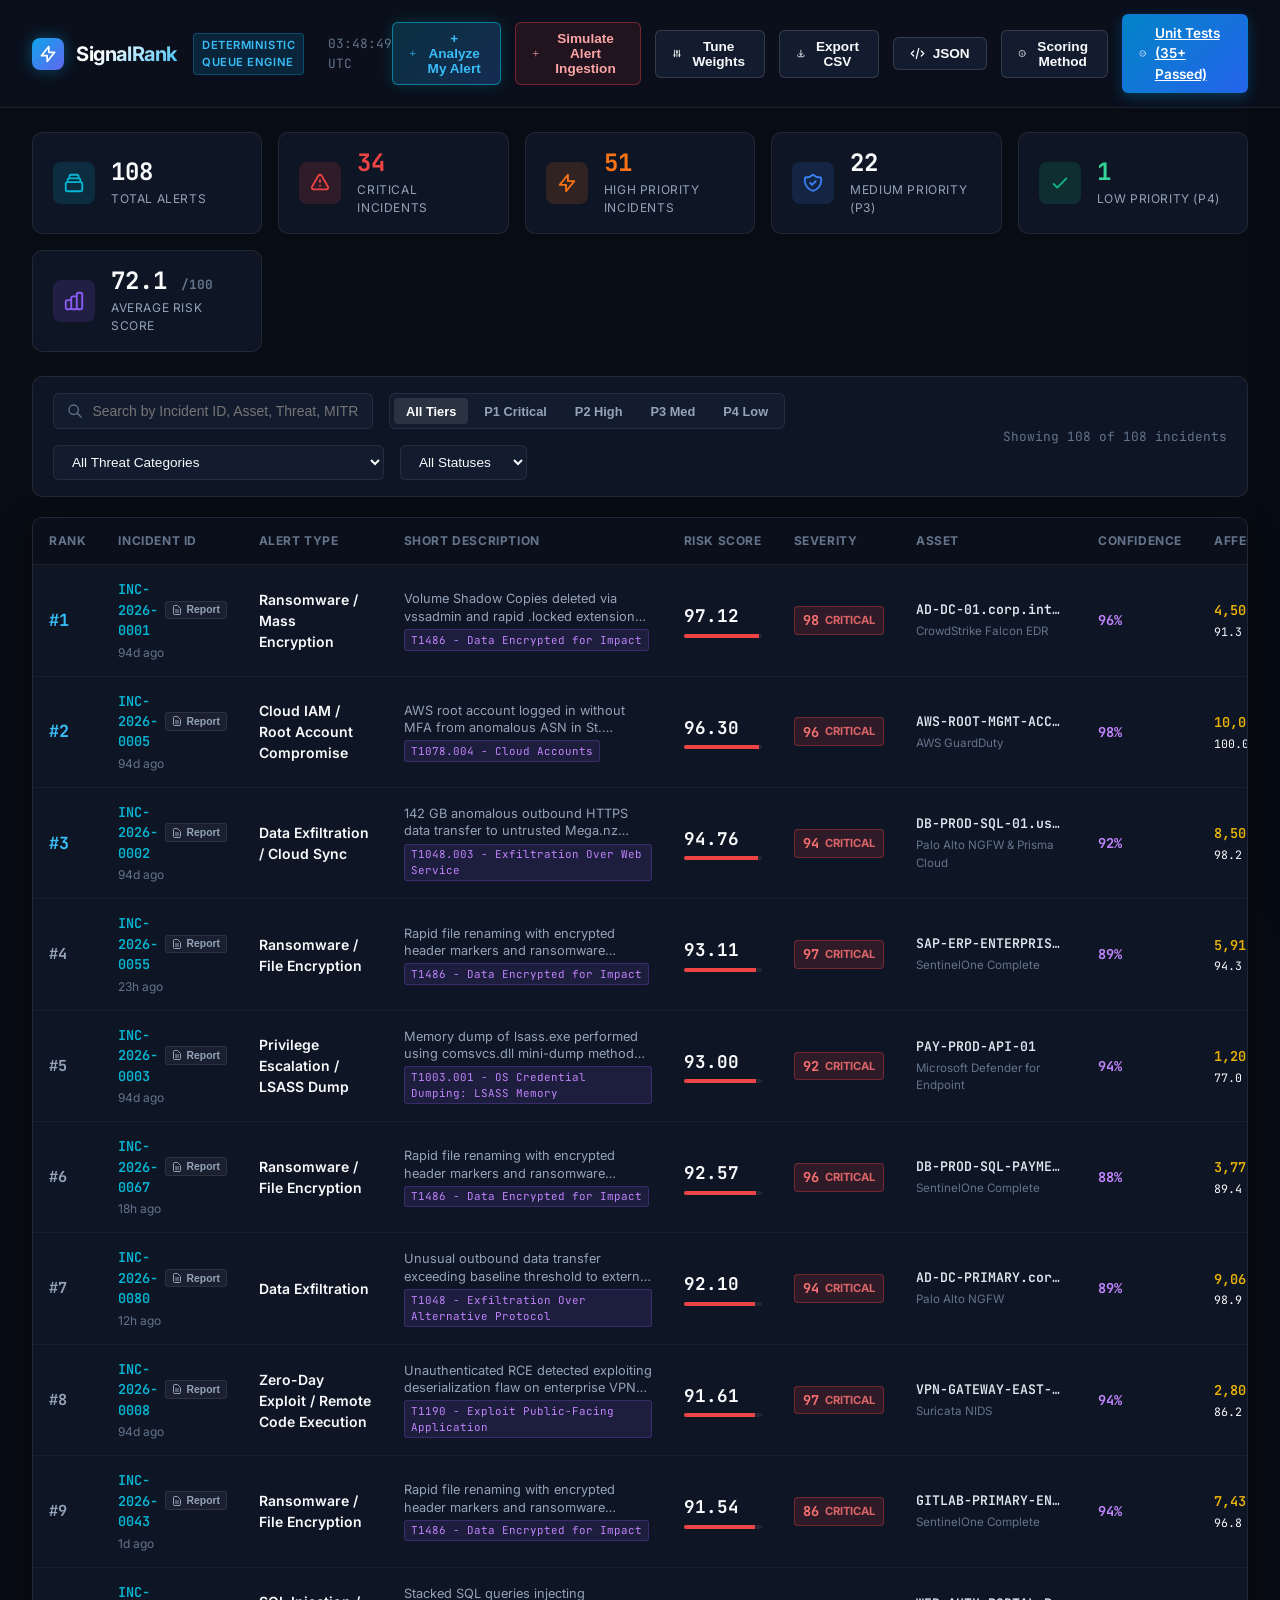
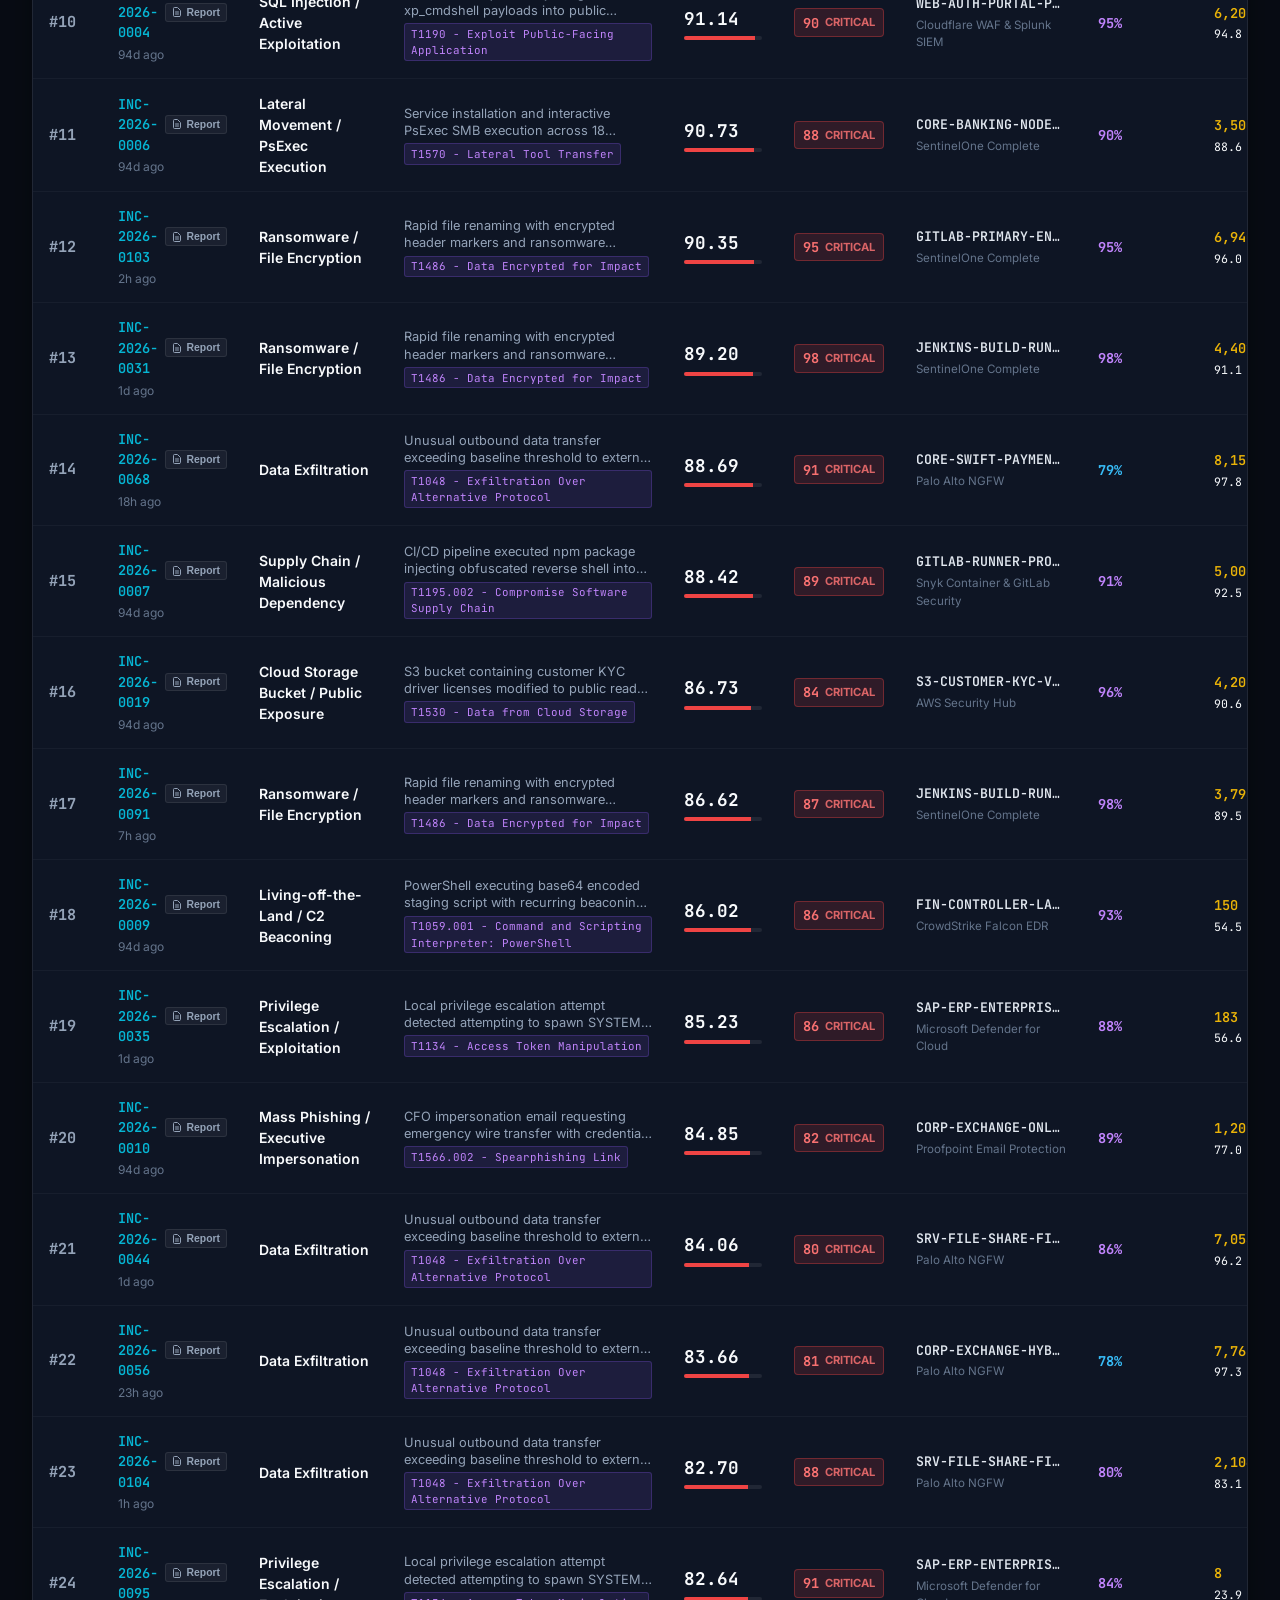
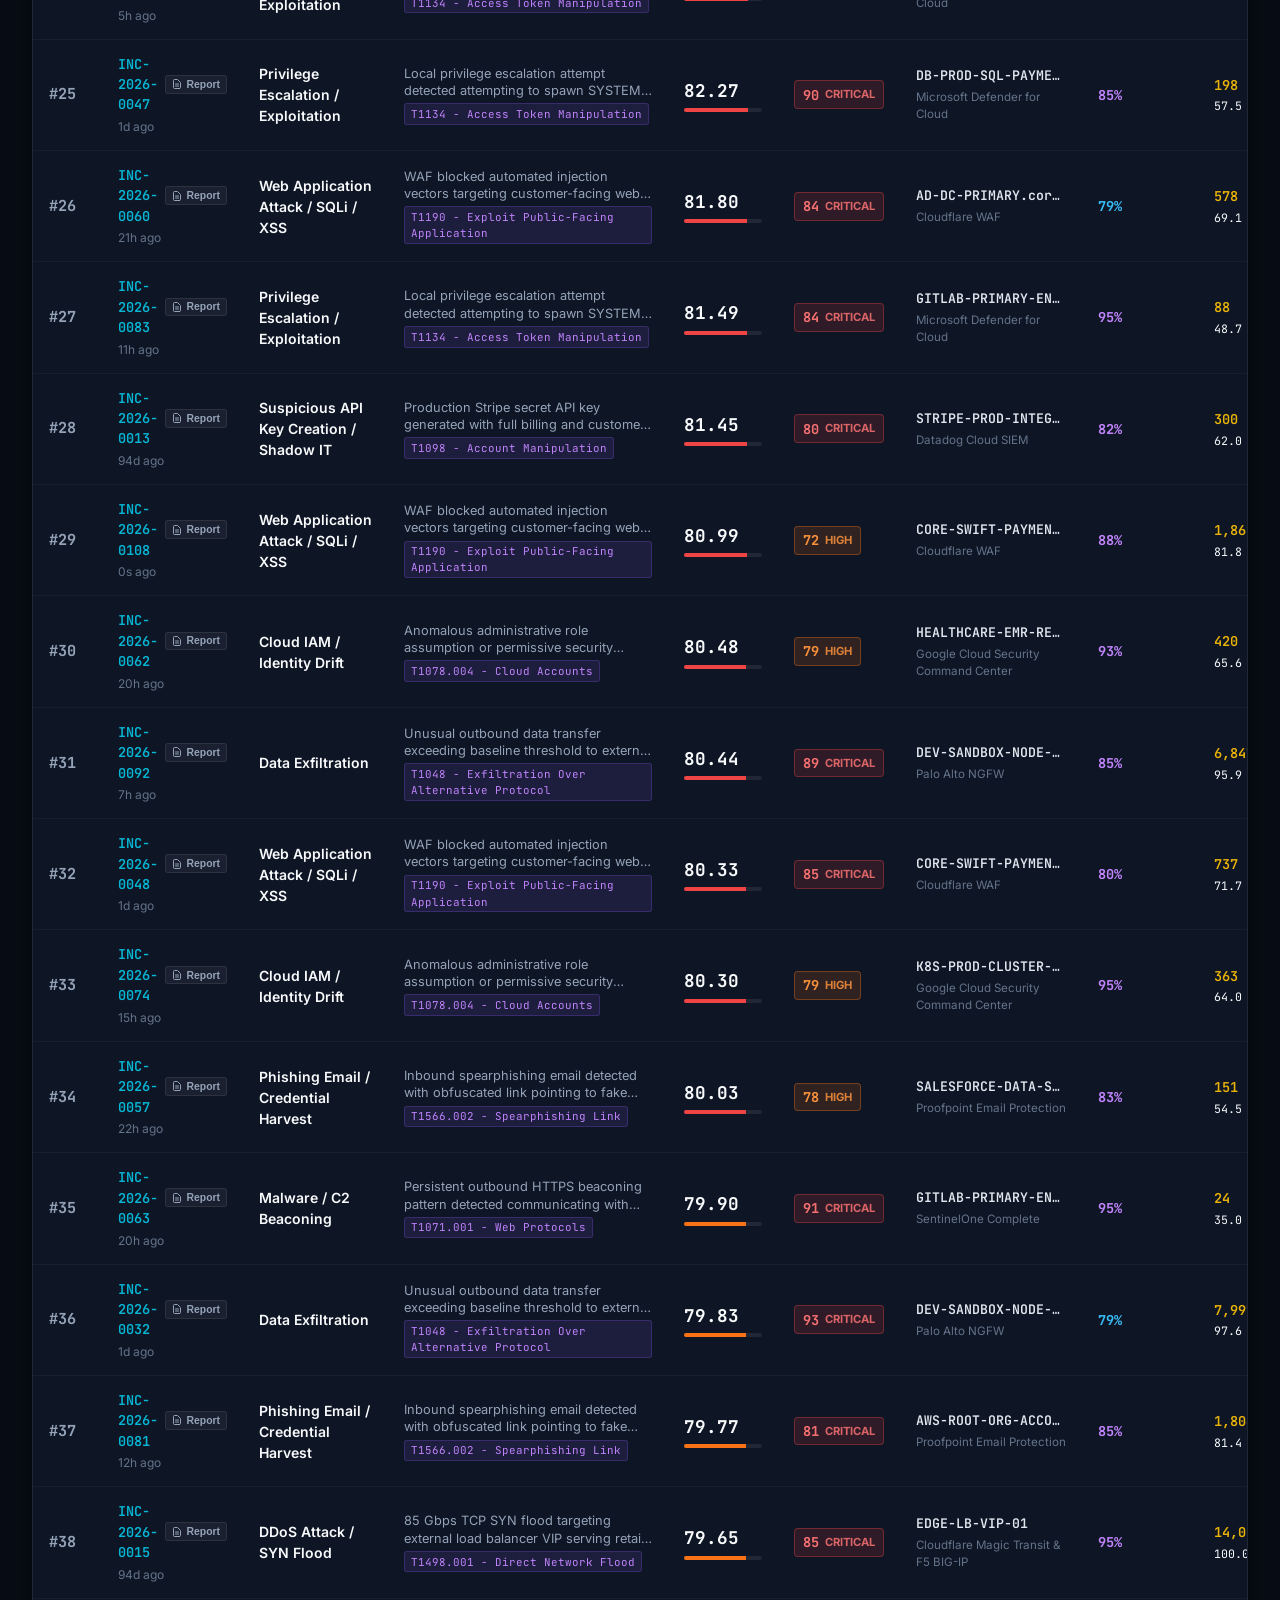
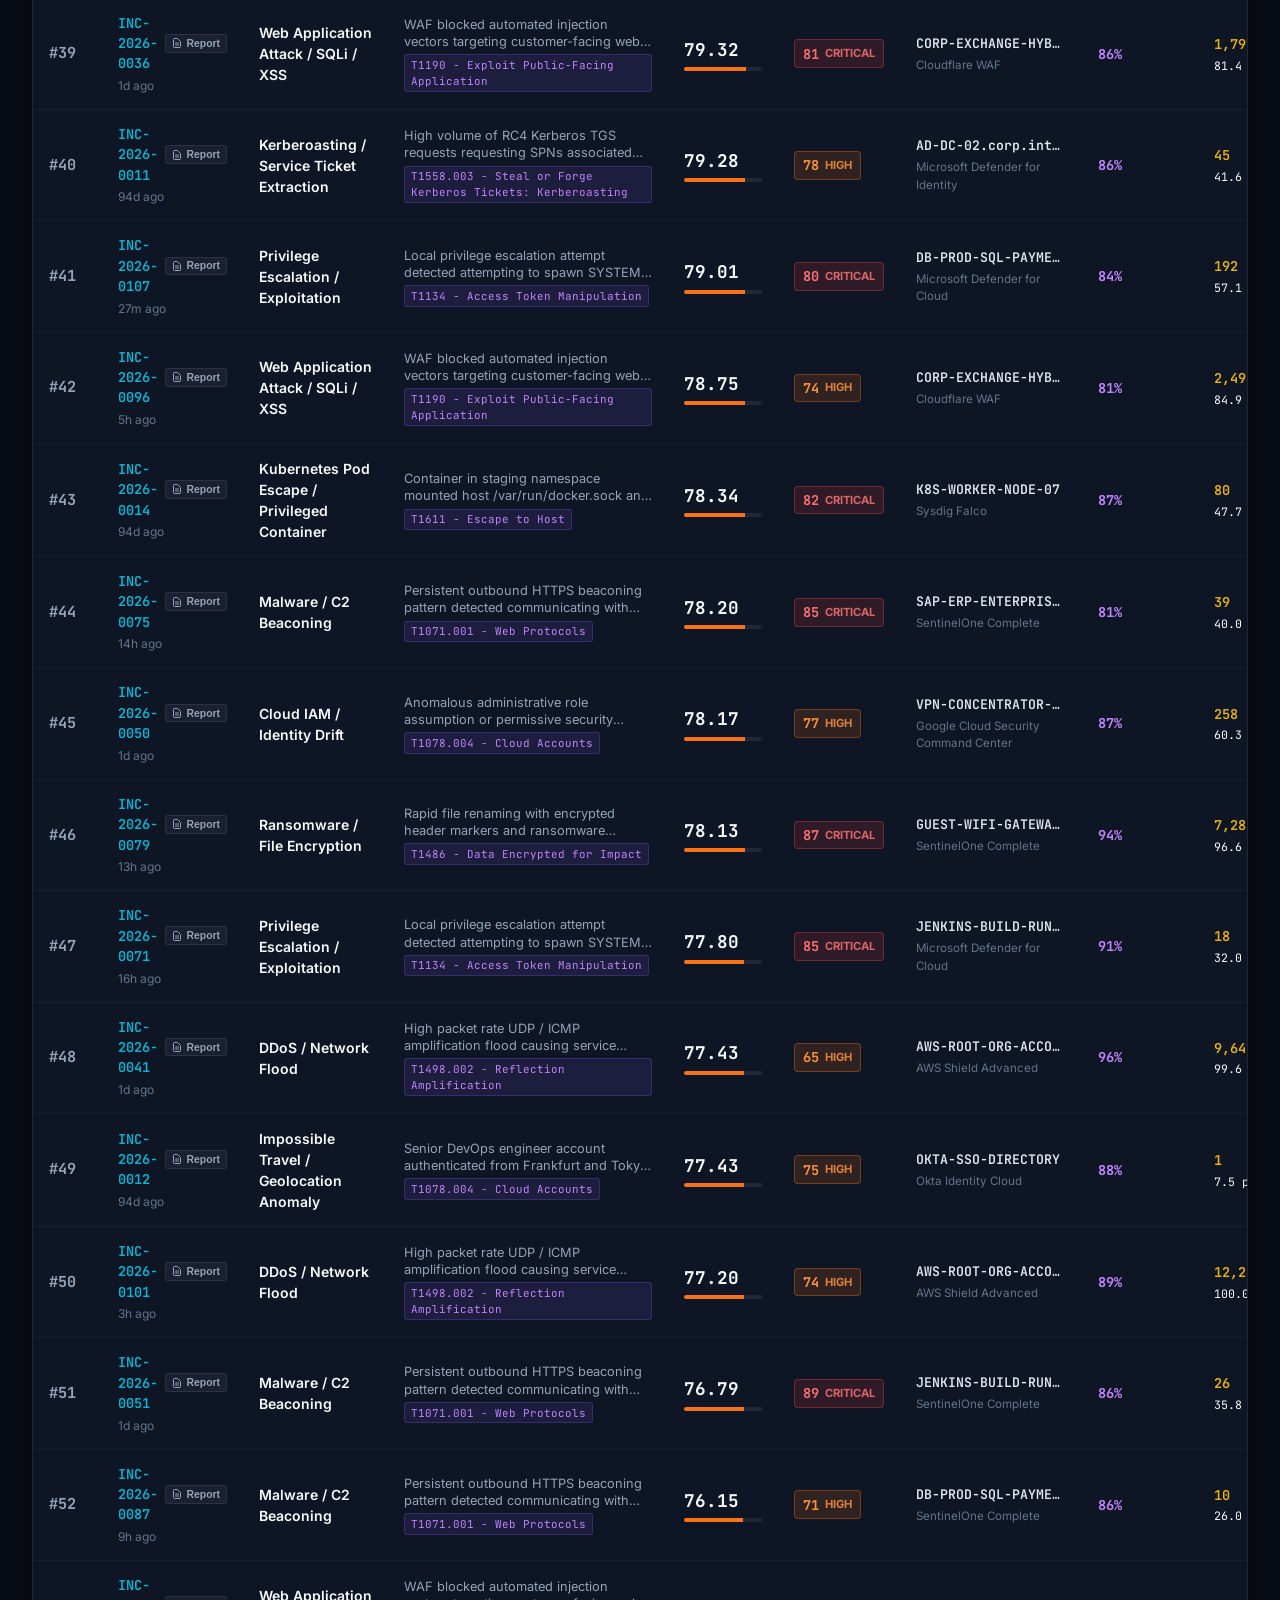
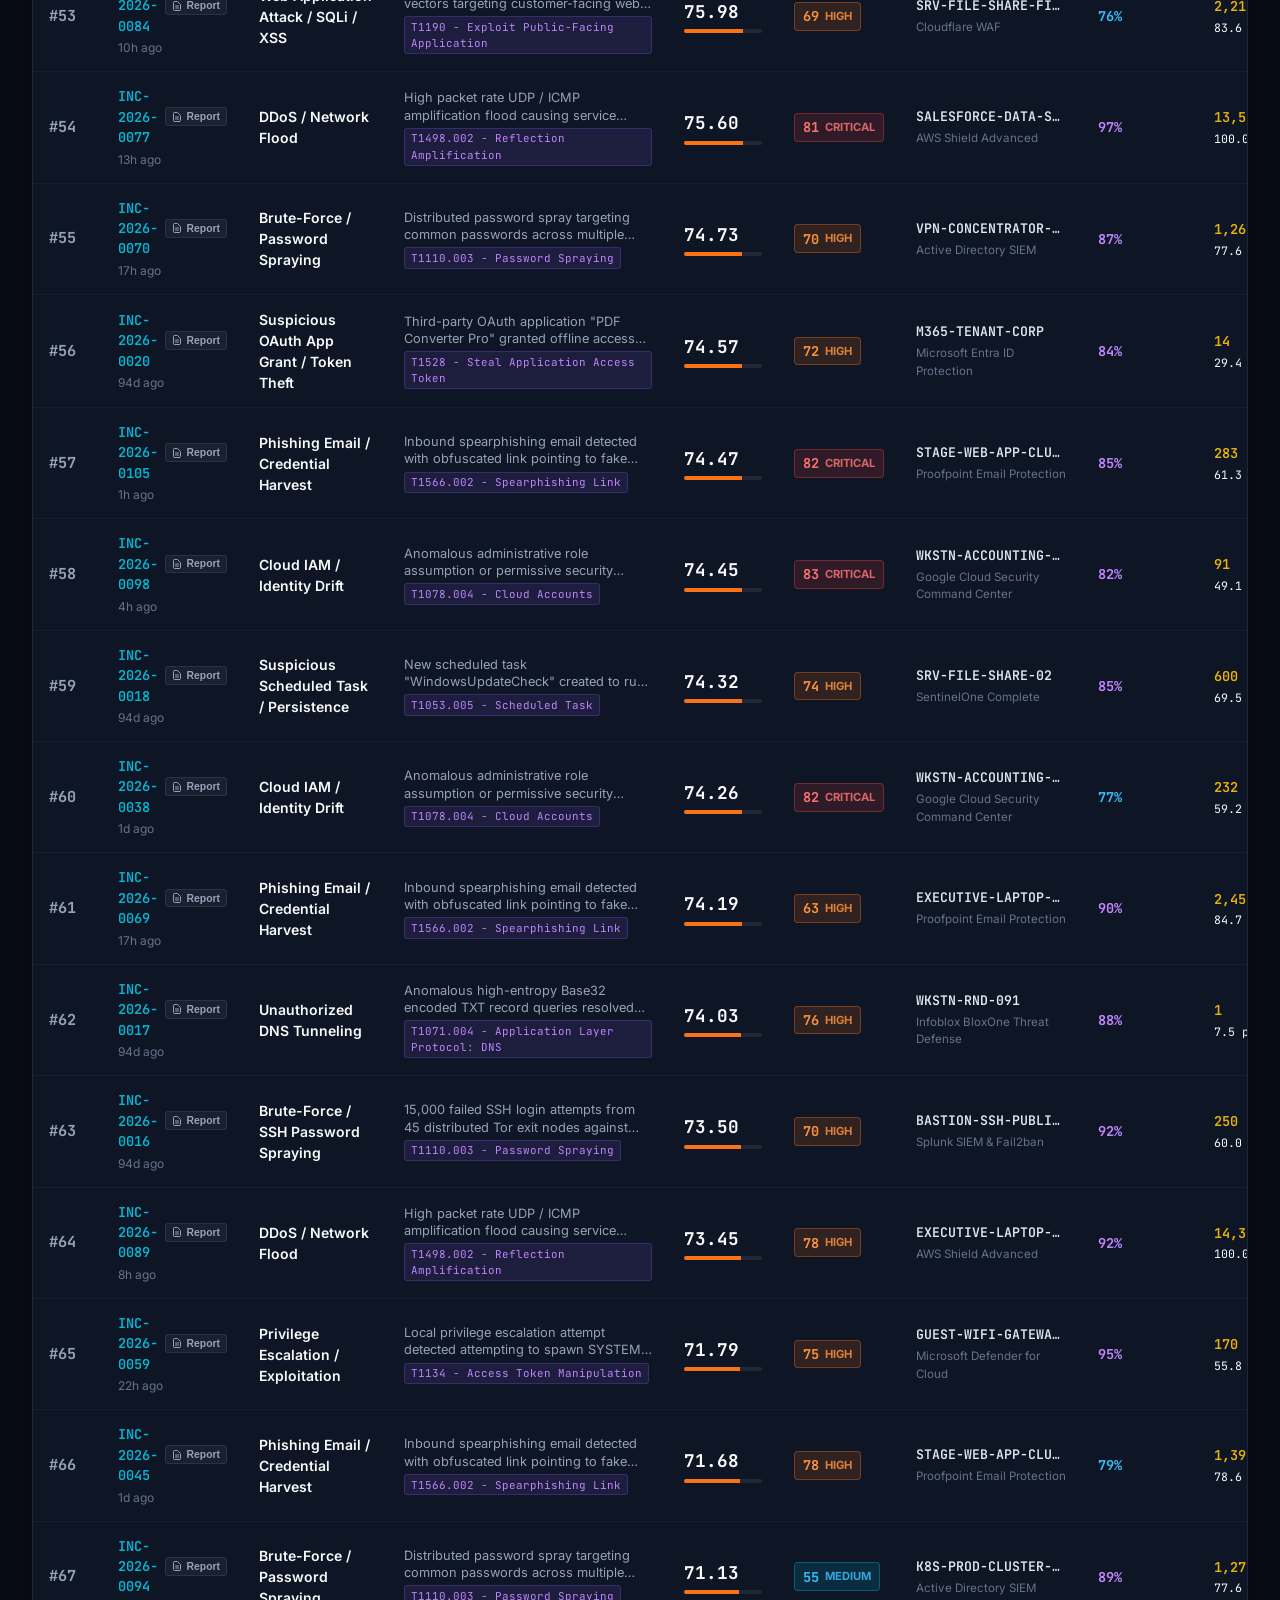
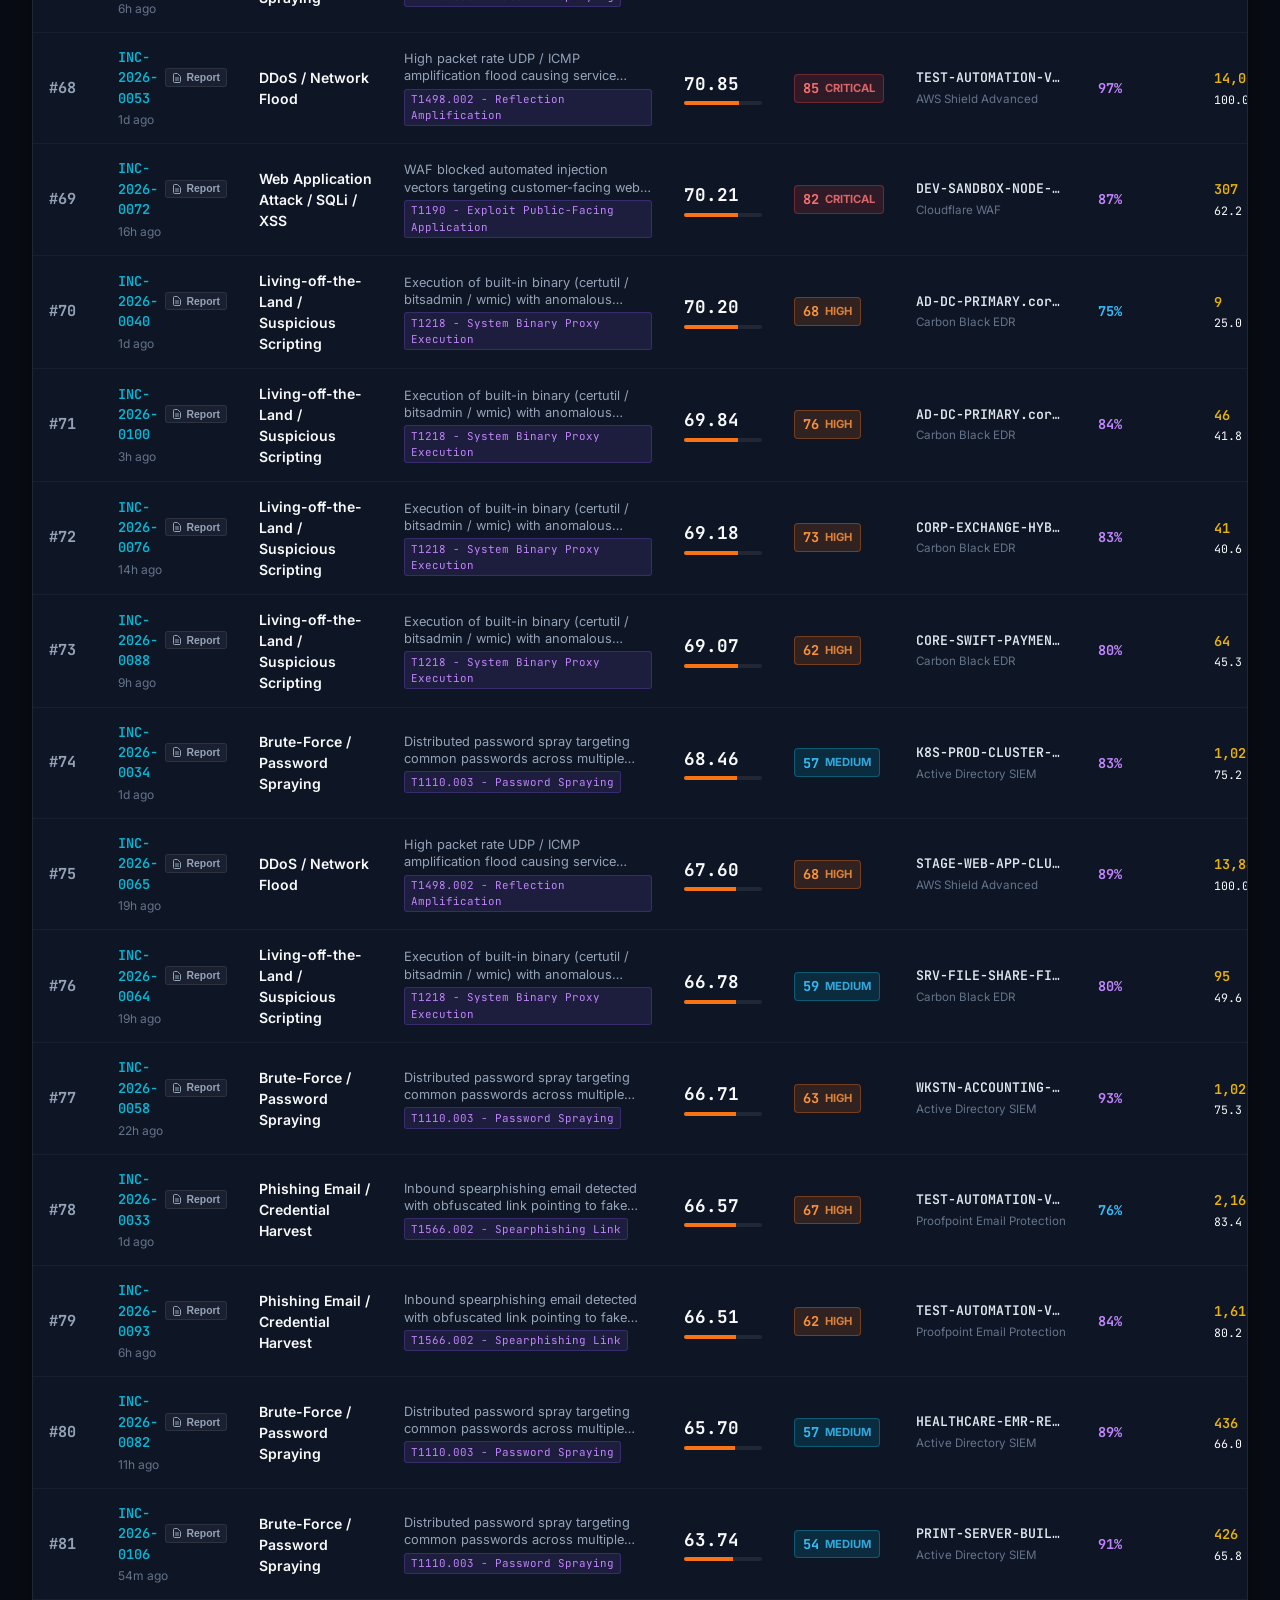
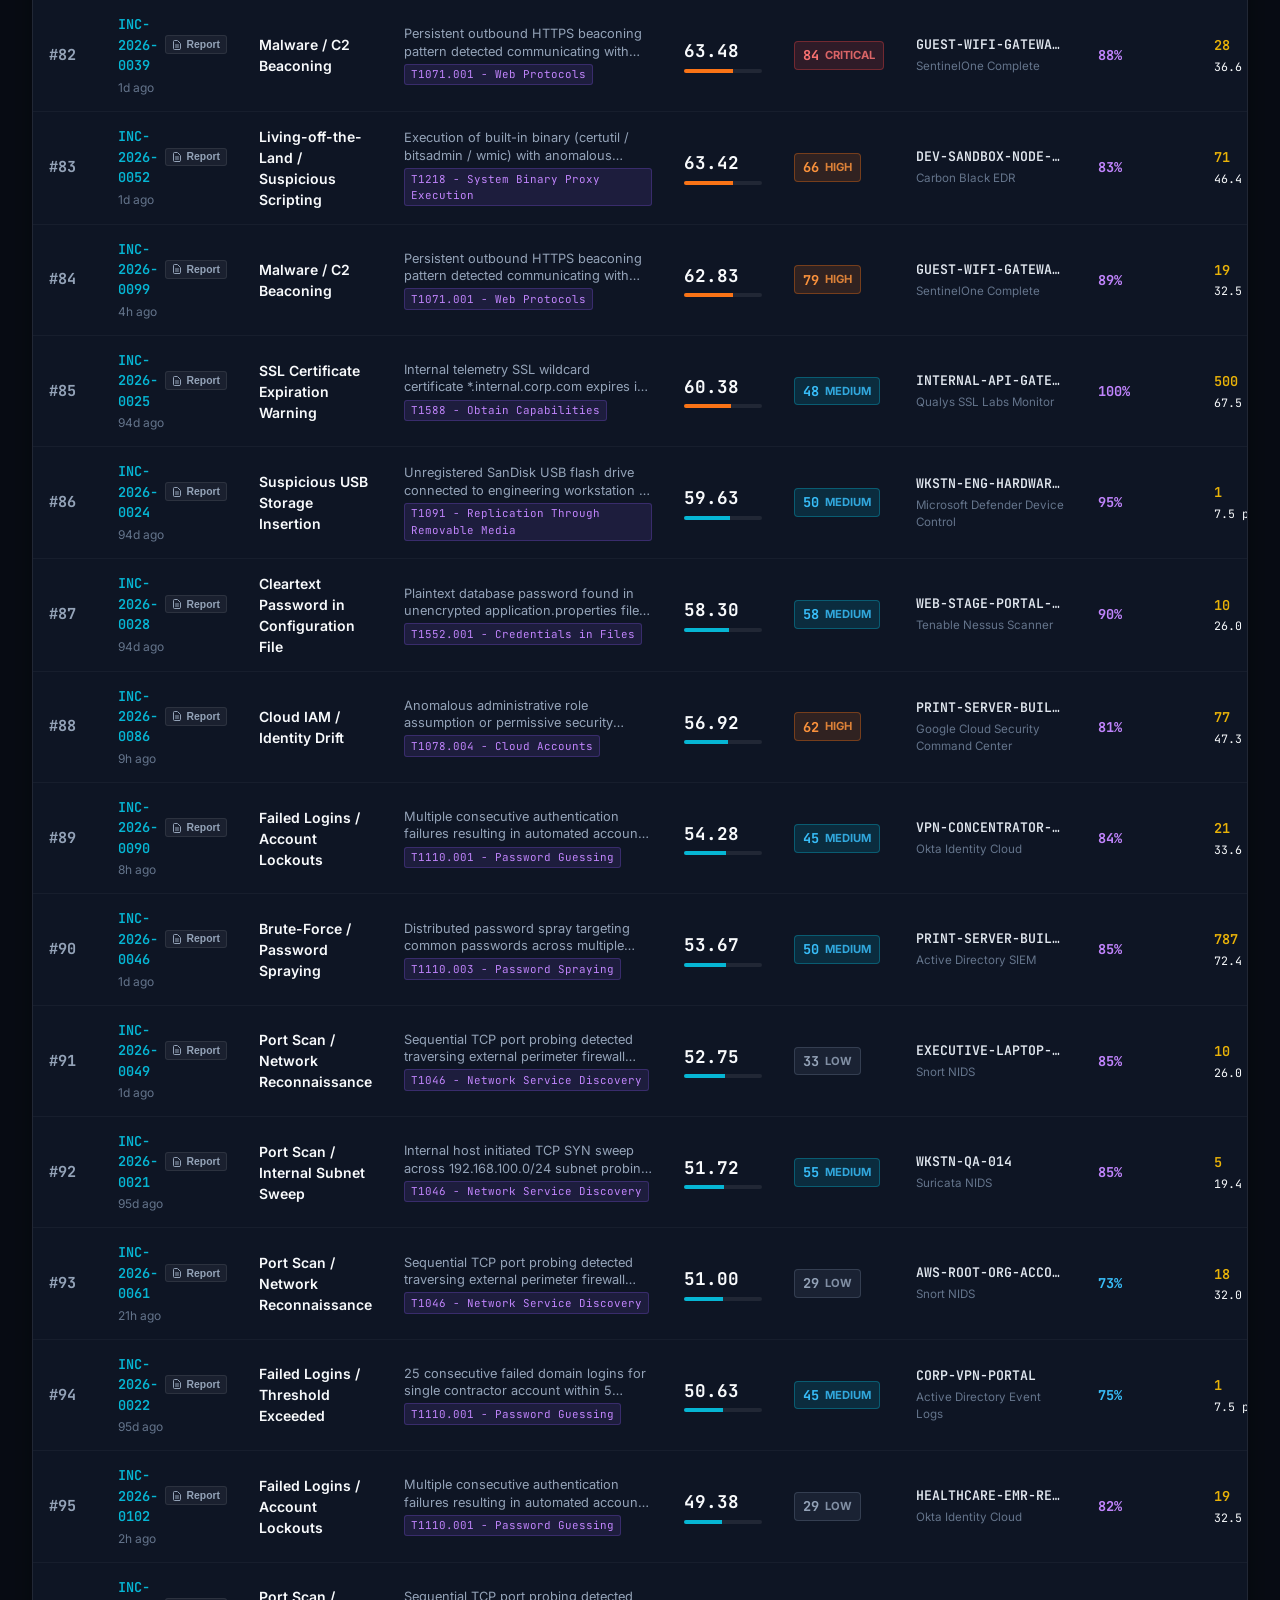
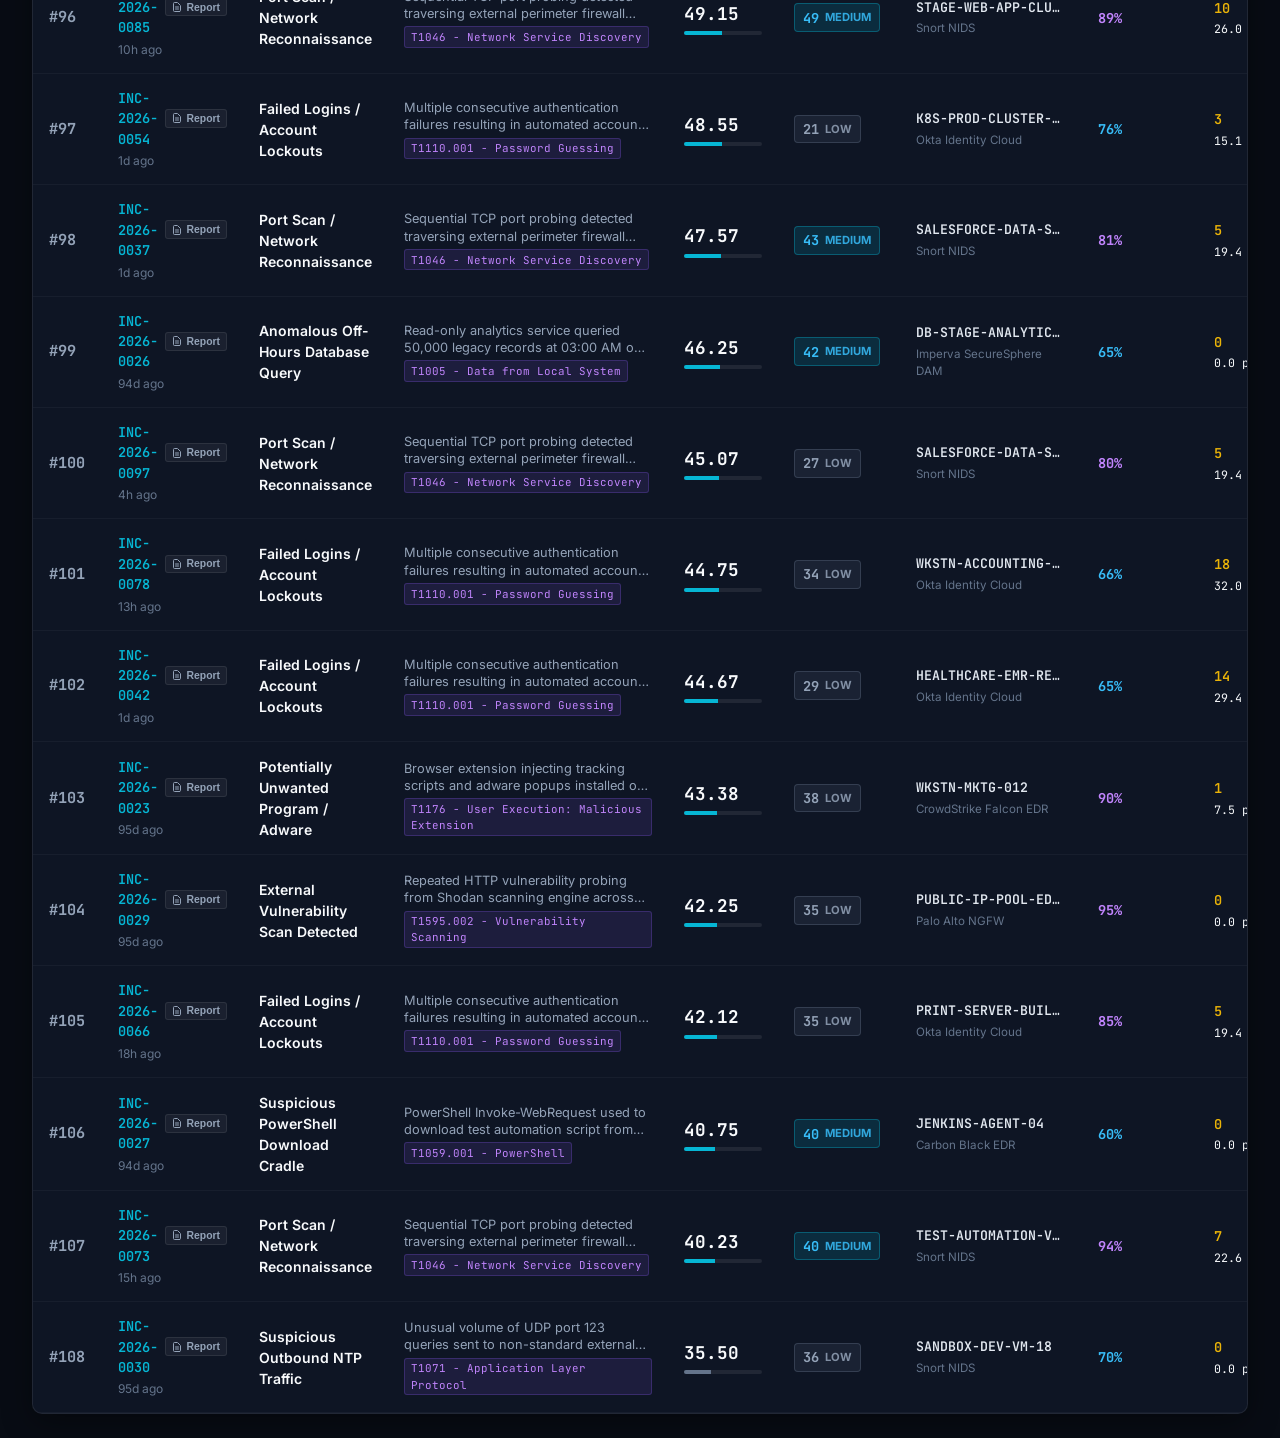
<file: index.html>
<!DOCTYPE html>
<html lang="en">
<head>
  <meta charset="UTF-8">
  <meta name="viewport" content="width=device-width, initial-scale=1.0">
  <title>SignalRank - Cybersecurity Incident Prioritization System & Explainable Priority Queue</title>
  <meta name="description" content="Deterministic, mathematically explainable cybersecurity incident prioritization queue for Security Operations Centers (SOC).">
  
  <!-- Google Fonts -->
  <link rel="preconnect" href="https://fonts.googleapis.com">
  <link rel="preconnect" href="https://fonts.gstatic.com" crossorigin>
  <link href="https://fonts.googleapis.com/css2?family=Inter:wght@400;500;600;700;800&family=JetBrains+Mono:wght@400;500;600;700&display=swap" rel="stylesheet">
  
  <!-- CSS Stylesheets -->
  <link rel="stylesheet" href="css/main.css">
  <link rel="stylesheet" href="css/components.css">
</head>
<body>
  <div class="app-container">
    <!-- Top SOC Navigation & Command Bar -->
    <header class="soc-navbar">
      <div class="brand-section">
        <div class="logo-container">
          <div class="logo-radar">
            <svg width="20" height="20" fill="none" stroke="currentColor" viewBox="0 0 24 24">
              <path stroke-linecap="round" stroke-linejoin="round" stroke-width="2" d="M13 10V3L4 14h7v7l9-11h-7z"/>
            </svg>
          </div>
          <div class="brand-name">SignalRank</div>
        </div>
        <span class="engine-tag">Deterministic Queue Engine</span>
        <div id="utcLiveClock" class="font-mono" style="font-size: 0.8rem; color: var(--text-muted); margin-left: 0.5rem;">00:00:00 UTC</div>
      </div>

      <div class="nav-actions">
        <!-- Analyze My Own Custom Security Alert Button -->
        <button id="analyzeMyAlertBtn" class="btn-cyber custom-alert-btn" title="Analyze and prioritize your own custom security alert or raw log">
          <svg width="15" height="15" fill="none" stroke="currentColor" viewBox="0 0 24 24">
            <path stroke-linecap="round" stroke-linejoin="round" stroke-width="2" d="M12 4v16m8-8H4"/>
          </svg>
          <strong>+ Analyze My Alert</strong>
        </button>

        <!-- Live Alert Ingestion Simulator -->
        <button id="simulateAlertBtn" class="btn-cyber danger-glow" title="Simulate real-time ingestion of a new high-priority security alert">
          <svg width="15" height="15" fill="none" stroke="currentColor" viewBox="0 0 24 24">
            <path stroke-linecap="round" stroke-linejoin="round" stroke-width="2" d="M12 4v16m8-8H4"/>
          </svg>
          Simulate Alert Ingestion
        </button>

        <!-- Weight Sensitivity Tuner Button -->
        <button id="openWeightTunerBtn" class="btn-cyber" title="Adjust factor weights and test what-if scenarios">
          <svg width="15" height="15" fill="none" stroke="currentColor" viewBox="0 0 24 24">
            <path stroke-linecap="round" stroke-linejoin="round" stroke-width="2" d="M12 6V4m0 2a2 2 0 100 4m0-4a2 2 0 110 4m-6 8a2 2 0 100-4m0 4a2 2 0 110-4m0 4v2m0-6V4m6 6v10m6-2a2 2 0 100-4m0 4a2 2 0 110-4m0 4v2m0-6V4"/>
          </svg>
          Tune Weights
        </button>

        <!-- Export CSV Button -->
        <button id="exportCsvBtn" class="btn-cyber" title="Export Priority Queue to CSV">
          <svg width="15" height="15" fill="none" stroke="currentColor" viewBox="0 0 24 24">
            <path stroke-linecap="round" stroke-linejoin="round" stroke-width="2" d="M4 16v1a3 3 0 003 3h10a3 3 0 003-3v-1m-4-4l-4 4m0 0l-4-4m4 4V4"/>
          </svg>
          Export CSV
        </button>

        <!-- Export JSON Button -->
        <button id="exportJsonBtn" class="btn-cyber" title="Export Priority Queue to JSON">
          <svg width="15" height="15" fill="none" stroke="currentColor" viewBox="0 0 24 24">
            <path stroke-linecap="round" stroke-linejoin="round" stroke-width="2" d="M10 20l4-16m4 4l4 4-4 4M6 16l-4-4 4-4"/>
          </svg>
          JSON
        </button>

        <!-- Scoring Method Button -->
        <button id="openScoringMethodBtn" class="btn-cyber" title="Inspect deterministic scoring model, normalization, and tie-breaking hierarchy">
          <svg width="15" height="15" fill="none" stroke="currentColor" viewBox="0 0 24 24">
            <path stroke-linecap="round" stroke-linejoin="round" stroke-width="2" d="M13 16h-1v-4h-1m1-4h.01M21 12a9 9 0 11-18 0 9 9 0 0118 0z"/>
          </svg>
          Scoring Method
        </button>

        <!-- Unit Tests Link -->
        <a href="test_runner.html" class="btn-cyber primary" target="_blank" title="Open Scoring Engine Unit Test Suite">
          <svg width="15" height="15" fill="none" stroke="currentColor" viewBox="0 0 24 24">
            <path stroke-linecap="round" stroke-linejoin="round" stroke-width="2" d="M9 12l2 2 4-4m6 2a9 9 0 11-18 0 9 9 0 0118 0z"/>
          </svg>
          Unit Tests (35+ Passed)
        </a>
      </div>
    </header>

    <!-- Main SOC Operations Dashboard -->
    <main class="dashboard-main">
      <!-- Section 1: Real-time Telemetry & Queue Analytics Bar -->
      <section class="metrics-container" id="analyticsBarContainer">
        <!-- Analytics bar rendered dynamically -->
      </section>

      <!-- Section 2: Filter, Search & Operations Control Bar -->
      <section class="toolbar-panel">
        <div class="toolbar-left">
          <!-- Search Box -->
          <div class="search-box-wrapper">
            <svg class="search-icon" width="16" height="16" fill="none" stroke="currentColor" viewBox="0 0 24 24">
              <path stroke-linecap="round" stroke-linejoin="round" stroke-width="2" d="M21 21l-6-6m2-5a7 7 0 11-14 0 7 7 0 0114 0z"/>
            </svg>
            <input type="text" id="searchInput" class="search-input" placeholder="Search by Incident ID, Asset, Threat, MITRE..." />
          </div>

          <!-- Priority Tier Filter Pills -->
          <div class="tier-filter-pills">
            <button class="tier-filter-pill active" data-tier="ALL">All Tiers</button>
            <button class="tier-filter-pill" data-tier="P1">P1 Critical</button>
            <button class="tier-filter-pill" data-tier="P2">P2 High</button>
            <button class="tier-filter-pill" data-tier="P3">P3 Med</button>
            <button class="tier-filter-pill" data-tier="P4">P4 Low</button>
          </div>

          <!-- Alert Type Filter -->
          <select id="typeFilterSelect" class="select-filter">
            <option value="ALL">All Threat Categories</option>
          </select>

          <!-- Status Filter -->
          <select id="statusFilterSelect" class="select-filter">
            <option value="ALL">All Statuses</option>
            <option value="New">New</option>
            <option value="Investigating">Investigating</option>
            <option value="Contained">Contained</option>
            <option value="Resolved">Resolved</option>
            <option value="Suppressed">Suppressed</option>
          </select>
        </div>

        <div class="toolbar-right">
          <span id="filteredCountBadge" class="count-indicator font-mono">Showing 105 incidents</span>
        </div>
      </section>

      <!-- Section 3: The Primary Priority Queue Table -->
      <section class="queue-table-card">
        <div class="table-responsive">
          <table class="queue-table">
            <thead>
              <tr>
                <th class="col-rank">Rank</th>
                <th class="col-id">Incident ID</th>
                <th class="col-type">Alert Type</th>
                <th class="col-desc">Short Description</th>
                <th class="col-score">Risk Score</th>
                <th class="col-sev">Severity</th>
                <th class="col-asset">Asset</th>
                <th class="col-cnf">Confidence</th>
                <th class="col-users">Affected Users</th>
                <th class="col-priority">Priority</th>
              </tr>
            </thead>
            <tbody id="queueTableBody">
              <!-- Queue rows rendered dynamically -->
            </tbody>
          </table>
        </div>
      </section>
    </main>

    <!-- Slide-out Mathematical Explainability Drawer -->
    <aside class="explainability-drawer" id="explainabilityDrawer" aria-label="Incident Explainability Inspector">
      <!-- Content populated dynamically -->
    </aside>

    <!-- Modal Container for Side-by-Side Incident Comparison -->
    <div id="comparisonModalContainer" style="display: none;"></div>

    <!-- Modal Container for Dynamic Weight Sensitivity Tuner -->
    <div id="tunerModalContainer" style="display: none;"></div>

    <!-- Modal Container for Automated Incident Report Generator -->
    <div id="reportModalContainer" style="display: none;"></div>

    <!-- Modal Container for Scoring Method & Model Architecture -->
    <div id="scoringMethodModalContainer" style="display: none;"></div>

    <!-- Modal Container for Custom User Alert Ingestion & Analysis -->
    <div id="customAlertModalContainer" style="display: none;"></div>
  </div>

  <!-- Application Bootstrap -->
  <script type="module" src="js/main.js?v=2.1.0"></script>
</body>
</html>
</file>
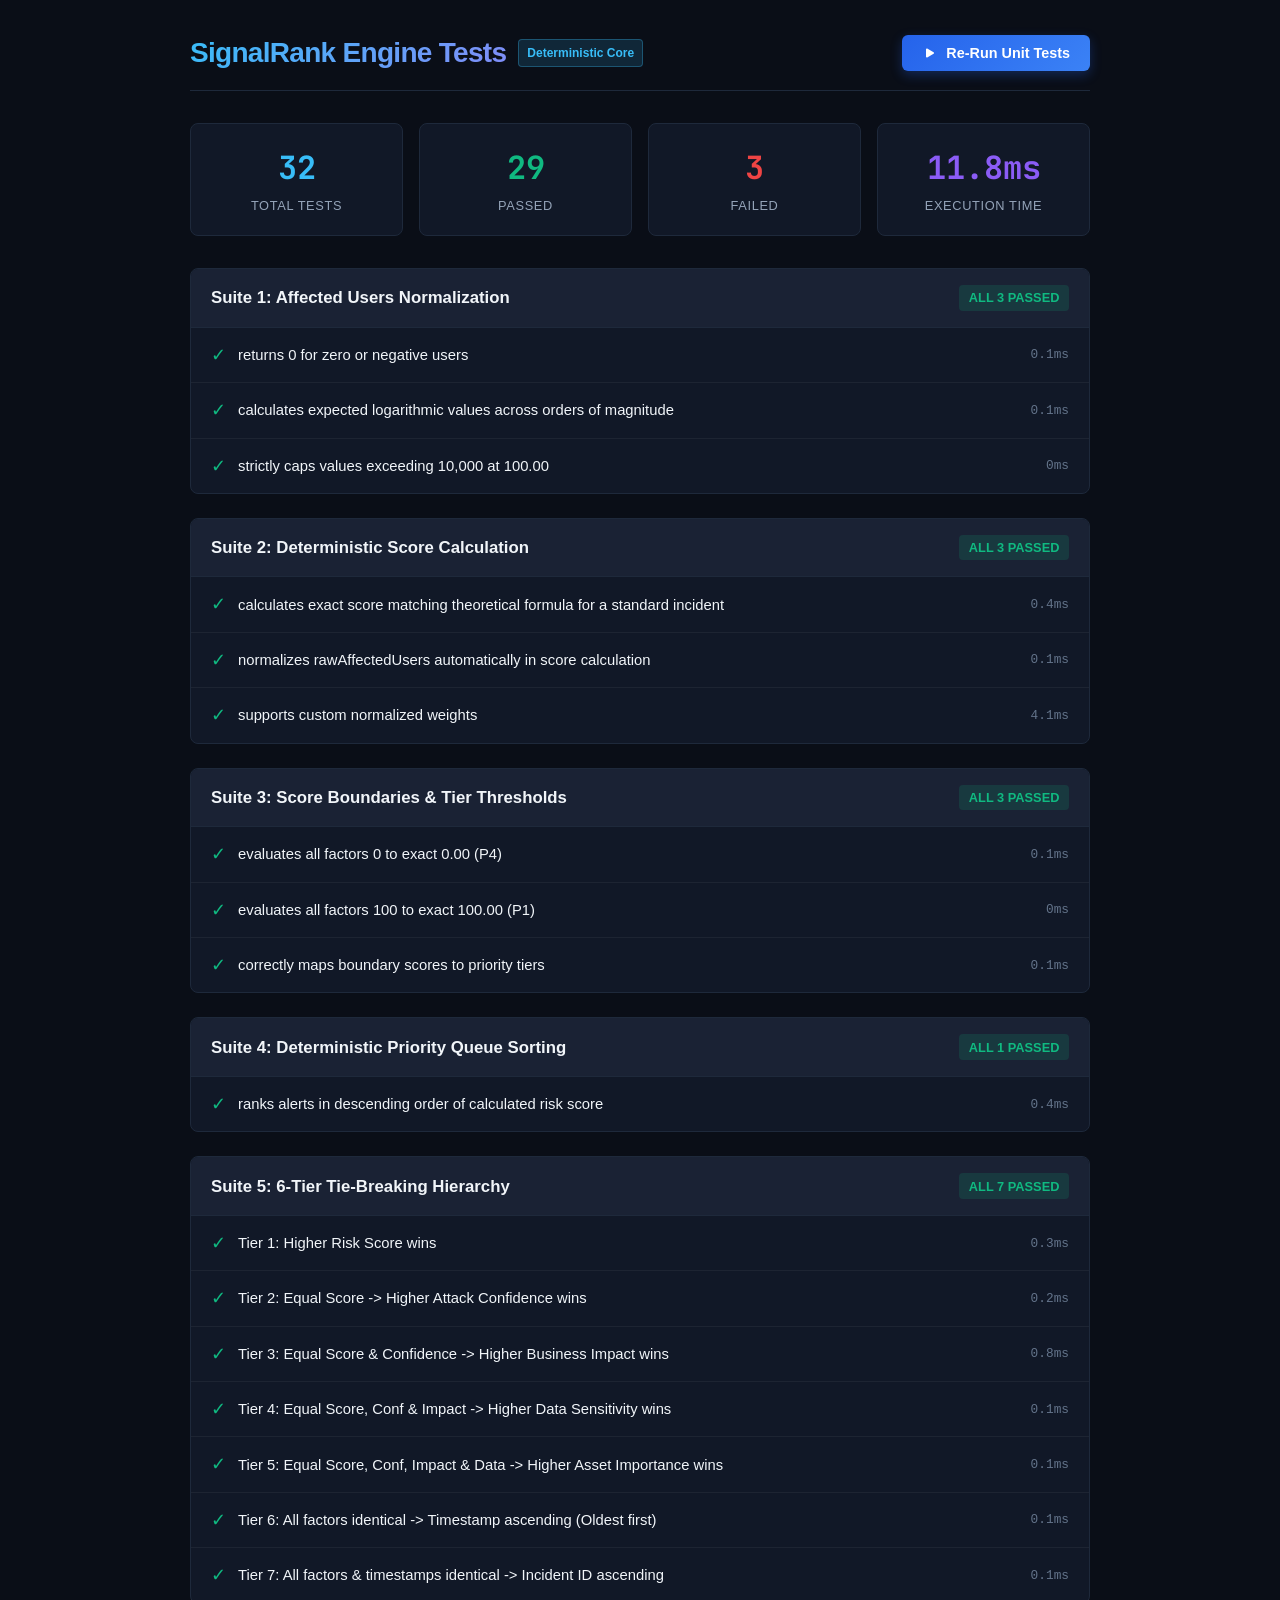
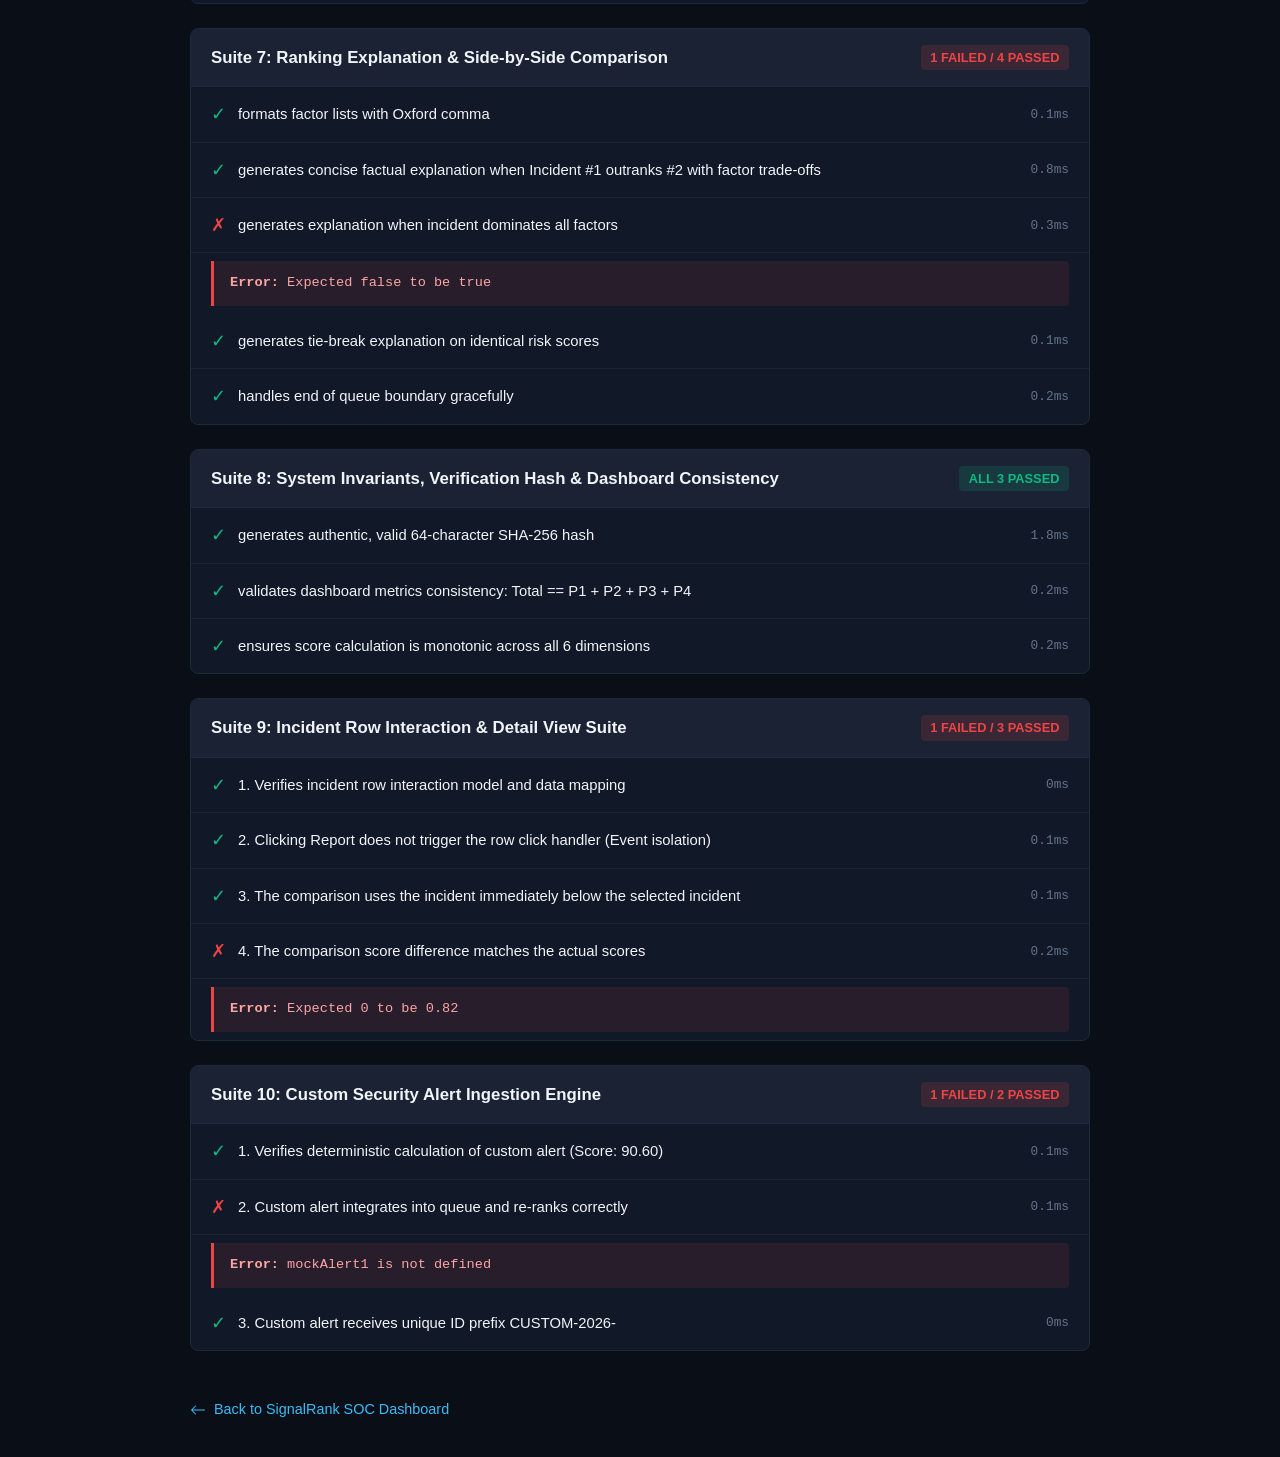
<file: test_runner.html>
<!DOCTYPE html>
<html lang="en">
<head>
  <meta charset="UTF-8">
  <meta name="viewport" content="width=device-width, initial-scale=1.0">
  <title>SignalRank Scoring Engine - Unit Test Runner</title>
  <link rel="stylesheet" href="css/test_runner.css">
  <link rel="preconnect" href="https://fonts.googleapis.com">
  <link rel="preconnect" href="https://fonts.gstatic.com" crossorigin>
  <link href="https://fonts.googleapis.com/css2?family=Inter:wght@400;500;600;700&family=JetBrains+Mono:wght@400;500;700&display=swap" rel="stylesheet">
</head>
<body>
  <div class="test-container">
    <div class="header">
      <div class="header-title">
        <h1>SignalRank Engine Tests</h1>
        <span class="badge-tag">Deterministic Core</span>
      </div>
      <div>
        <button id="runTestsBtn" class="run-btn">
          <svg width="16" height="16" fill="currentColor" viewBox="0 0 16 16">
            <path d="m11.596 8.697-6.363 3.692c-.54.313-1.233-.066-1.233-.697V4.308c0-.63.692-1.01 1.233-.696l6.363 3.692a.802.802 0 0 1 0 1.393z"/>
          </svg>
          Re-Run Unit Tests
        </button>
      </div>
    </div>

    <div class="stats-grid">
      <div class="stat-card">
        <div id="statTotal" class="stat-value" style="color: var(--accent-blue);">0</div>
        <div class="stat-label">Total Tests</div>
      </div>
      <div class="stat-card">
        <div id="statPassed" class="stat-value" style="color: var(--accent-green);">0</div>
        <div class="stat-label">Passed</div>
      </div>
      <div class="stat-card">
        <div id="statFailed" class="stat-value" style="color: var(--accent-red);">0</div>
        <div class="stat-label">Failed</div>
      </div>
      <div class="stat-card">
        <div id="statDuration" class="stat-value" style="color: var(--accent-purple);">0ms</div>
        <div class="stat-label">Execution Time</div>
      </div>
    </div>

    <div id="suitesContainer">
      <!-- Test suites rendered dynamically -->
    </div>

    <a href="index.html" class="back-link">
      <svg width="16" height="16" fill="currentColor" viewBox="0 0 16 16">
        <path fill-rule="evenodd" d="M15 8a.5.5 0 0 0-.5-.5H2.707l3.147-3.146a.5.5 0 1 0-.708-.708l-4 4a.5.5 0 0 0 0 .708l4 4a.5.5 0 0 0 .708-.708L2.707 8.5H14.5A.5.5 0 0 0 15 8z"/>
      </svg>
      Back to SignalRank SOC Dashboard
    </a>
  </div>

  <script src="js/bundle/test_runner_bundle.js"></script>
  <script>
    async function executeTests() {
      const container = document.getElementById('suitesContainer');
      container.innerHTML = '<div style="color: var(--text-secondary); text-align: center; padding: 2rem;">Executing deterministic scoring test suites...</div>';

      const runner = window.__STANDALONE_RUNNER__;
      const results = await runner.runAll();

      document.getElementById('statTotal').textContent = results.total;
      document.getElementById('statPassed').textContent = results.passed;
      document.getElementById('statFailed').textContent = results.failed;
      document.getElementById('statDuration').textContent = `${results.durationMs}ms`;

      container.innerHTML = '';

      results.suites.forEach(suite => {
        const suiteCard = document.createElement('div');
        suiteCard.className = 'suite-card';

        const isAllPassed = suite.failed === 0;
        const badgeBg = isAllPassed ? 'rgba(16, 185, 129, 0.15)' : 'rgba(239, 68, 68, 0.15)';
        const badgeColor = isAllPassed ? 'var(--accent-green)' : 'var(--accent-red)';
        const badgeText = isAllPassed ? `ALL ${suite.passed} PASSED` : `${suite.failed} FAILED / ${suite.passed} PASSED`;

        suiteCard.innerHTML = `
          <div class="suite-header">
            <span class="suite-name">${suite.name}</span>
            <span class="suite-badge" style="background: ${badgeBg}; color: ${badgeColor}; border: 1px solid ${badgeColor}33;">
              ${badgeText}
            </span>
          </div>
          <div class="suite-tests">
            ${suite.tests.map(test => `
              <div class="test-item">
                <div class="test-left">
                  <span class="status-icon ${test.status}">
                    ${test.status === 'passed' ? '✓' : '✗'}
                  </span>
                  <span class="test-name">${test.name}</span>
                </div>
                <span class="test-time">${test.durationMs}ms</span>
              </div>
              ${test.error ? `<div class="error-details"><strong>Error:</strong> ${test.error.message}</div>` : ''}
            `).join('')}
          </div>
        `;

        container.appendChild(suiteCard);
      });

      console.log('SignalRank Unit Test Execution Results:', results);
      window.__TEST_RESULTS__ = results;
    }

    document.getElementById('runTestsBtn').addEventListener('click', executeTests);
    window.addEventListener('DOMContentLoaded', executeTests);
  </script>
</body>
</html>
</file>
<file: css/main.css>
/* SignalRank - Core Design System & Global Styles */

:root {
  --bg-app: #080c14;
  --bg-surface: #0e1524;
  --bg-card: #131c2e;
  --bg-card-hover: #19243b;
  --bg-header: #0a0f1b;
  --bg-drawer: #0d1422;
  --border-subtle: rgba(255, 255, 255, 0.08);
  --border-medium: rgba(255, 255, 255, 0.14);
  --border-glow: rgba(56, 189, 248, 0.3);

  --text-primary: #f8fafc;
  --text-secondary: #94a3b8;
  --text-muted: #64748b;
  --text-dim: #475569;

  --accent-cyan: #06b6d4;
  --accent-cyan-glow: rgba(6, 182, 212, 0.25);
  --accent-blue: #3b82f6;
  --accent-purple: #8b5cf6;
  --accent-pink: #ec4899;
  
  --tier-p1-color: #ef4444;
  --tier-p1-bg: rgba(239, 68, 68, 0.12);
  --tier-p1-border: rgba(239, 68, 68, 0.35);

  --tier-p2-color: #f97316;
  --tier-p2-bg: rgba(249, 115, 22, 0.12);
  --tier-p2-border: rgba(249, 115, 22, 0.35);

  --tier-p3-color: #06b6d4;
  --tier-p3-bg: rgba(6, 182, 212, 0.12);
  --tier-p3-border: rgba(6, 182, 212, 0.35);

  --tier-p4-color: #64748b;
  --tier-p4-bg: rgba(100, 116, 139, 0.12);
  --tier-p4-border: rgba(100, 116, 139, 0.35);

  --font-sans: 'Inter', -apple-system, BlinkMacSystemFont, 'Segoe UI', Roboto, sans-serif;
  --font-mono: 'JetBrains Mono', 'Fira Code', Consolas, monospace;
}

* {
  box-sizing: border-box;
  margin: 0;
  padding: 0;
}

body {
  background-color: var(--bg-app);
  color: var(--text-primary);
  font-family: var(--font-sans);
  font-size: 14px;
  line-height: 1.5;
  -webkit-font-smoothing: antialiased;
  overflow-x: hidden;
}

.font-mono {
  font-family: var(--font-mono);
}

/* App Layout Grid */
.app-container {
  display: flex;
  flex-direction: column;
  min-height: 100vh;
}

/* Header & Command Bar */
.soc-navbar {
  background: var(--bg-header);
  border-bottom: 1px solid var(--border-subtle);
  padding: 0.875rem 2rem;
  display: flex;
  justify-content: space-between;
  align-items: center;
  position: sticky;
  top: 0;
  z-index: 100;
  backdrop-filter: blur(12px);
}

.brand-section {
  display: flex;
  align-items: center;
  gap: 1rem;
}

.logo-container {
  display: flex;
  align-items: center;
  gap: 0.75rem;
}

.logo-radar {
  width: 32px;
  height: 32px;
  border-radius: 8px;
  background: linear-gradient(135deg, #0ea5e9, #6366f1);
  display: flex;
  align-items: center;
  justify-content: center;
  color: #fff;
  box-shadow: 0 0 16px rgba(14, 165, 233, 0.4);
}

.brand-name {
  font-size: 1.25rem;
  font-weight: 700;
  letter-spacing: -0.02em;
  background: linear-gradient(135deg, #ffffff 30%, #38bdf8 100%);
  -webkit-background-clip: text;
  -webkit-text-fill-color: transparent;
}

.engine-tag {
  font-size: 0.7rem;
  font-weight: 600;
  padding: 0.2rem 0.5rem;
  border-radius: 4px;
  background: rgba(14, 165, 233, 0.15);
  color: #38bdf8;
  border: 1px solid rgba(14, 165, 233, 0.3);
  letter-spacing: 0.05em;
  text-transform: uppercase;
}

.nav-actions {
  display: flex;
  align-items: center;
  gap: 0.875rem;
}

.btn-cyber {
  background: var(--bg-card);
  border: 1px solid var(--border-medium);
  color: var(--text-primary);
  padding: 0.5rem 1rem;
  border-radius: 6px;
  font-size: 0.85rem;
  font-weight: 600;
  cursor: pointer;
  display: inline-flex;
  align-items: center;
  gap: 0.5rem;
  transition: all 0.2s ease;
}

.btn-cyber:hover {
  background: var(--bg-card-hover);
  border-color: var(--accent-cyan);
  box-shadow: 0 0 12px var(--accent-cyan-glow);
  transform: translateY(-1px);
}

.btn-cyber.primary {
  background: linear-gradient(135deg, #0284c7, #2563eb);
  border-color: transparent;
  color: #ffffff;
  box-shadow: 0 4px 14px rgba(2, 132, 199, 0.35);
}

.btn-cyber.primary:hover {
  background: linear-gradient(135deg, #0369a1, #1d4ed8);
  box-shadow: 0 4px 18px rgba(2, 132, 199, 0.55);
}

.btn-cyber.danger-glow {
  border-color: rgba(239, 68, 68, 0.4);
  color: #fca5a5;
  background: rgba(239, 68, 68, 0.1);
}

.btn-cyber.danger-glow:hover {
  background: rgba(239, 68, 68, 0.2);
  box-shadow: 0 0 12px rgba(239, 68, 68, 0.3);
}

/* Main Dashboard Body */
.dashboard-main {
  flex: 1;
  padding: 1.5rem 2rem;
  max-width: 1700px;
  margin: 0 auto;
  width: 100%;
}

/* Metrics Summary Bar */
.metrics-container {
  margin-bottom: 1.5rem;
}

.metrics-grid {
  display: grid;
  grid-template-columns: repeat(auto-fit, minmax(210px, 1fr));
  gap: 1rem;
}

.metric-card {
  background: var(--bg-surface);
  border: 1px solid var(--border-subtle);
  border-radius: 10px;
  padding: 1rem 1.25rem;
  display: flex;
  align-items: center;
  gap: 1rem;
  transition: all 0.2s ease;
}

.metric-card:hover {
  border-color: var(--border-medium);
  transform: translateY(-2px);
}

.metric-card.glow-red:hover { border-color: rgba(239, 68, 68, 0.5); box-shadow: 0 4px 16px rgba(239, 68, 68, 0.15); }
.metric-card.glow-orange:hover { border-color: rgba(249, 115, 22, 0.5); box-shadow: 0 4px 16px rgba(249, 115, 22, 0.15); }
.metric-card.glow-blue:hover { border-color: rgba(59, 130, 246, 0.5); box-shadow: 0 4px 16px rgba(59, 130, 246, 0.15); }
.metric-card.glow-green:hover { border-color: rgba(16, 185, 129, 0.5); box-shadow: 0 4px 16px rgba(16, 185, 129, 0.15); }
.metric-card.glow-cyan:hover { border-color: rgba(6, 182, 212, 0.5); box-shadow: 0 4px 16px rgba(6, 182, 212, 0.15); }
.metric-card.glow-purple:hover { border-color: rgba(139, 92, 246, 0.5); box-shadow: 0 4px 16px rgba(139, 92, 246, 0.15); }

.metric-icon-box {
  width: 42px;
  height: 42px;
  border-radius: 8px;
  display: flex;
  align-items: center;
  justify-content: center;
  flex-shrink: 0;
}

.metric-icon-box.red { background: rgba(239, 68, 68, 0.15); color: #ef4444; }
.metric-icon-box.orange { background: rgba(249, 115, 22, 0.15); color: #f97316; }
.metric-icon-box.blue { background: rgba(59, 130, 246, 0.15); color: #3b82f6; }
.metric-icon-box.green { background: rgba(16, 185, 129, 0.15); color: #10b981; }
.metric-icon-box.cyan { background: rgba(6, 182, 212, 0.15); color: #06b6d4; }
.metric-icon-box.purple { background: rgba(139, 92, 246, 0.15); color: #8b5cf6; }

.metric-val {
  font-size: 1.5rem;
  font-weight: 700;
  line-height: 1.2;
}

.metric-label {
  font-size: 0.75rem;
  color: var(--text-secondary);
  text-transform: uppercase;
  letter-spacing: 0.05em;
  margin-top: 0.2rem;
}

.text-red { color: #ef4444; }
.text-orange { color: #f97316; }

/* Control & Filter Toolbar */
.toolbar-panel {
  background: var(--bg-surface);
  border: 1px solid var(--border-subtle);
  border-radius: 10px;
  padding: 1rem 1.25rem;
  margin-bottom: 1.25rem;
  display: flex;
  flex-wrap: wrap;
  align-items: center;
  justify-content: space-between;
  gap: 1rem;
}

.toolbar-left {
  display: flex;
  flex-wrap: wrap;
  align-items: center;
  gap: 1rem;
  flex: 1;
}

.search-box-wrapper {
  position: relative;
  min-width: 320px;
}

.search-icon {
  position: absolute;
  left: 0.875rem;
  top: 50%;
  transform: translateY(-50%);
  color: var(--text-muted);
  pointer-events: none;
}

.search-input {
  width: 100%;
  background: var(--bg-card);
  border: 1px solid var(--border-subtle);
  border-radius: 6px;
  padding: 0.55rem 0.875rem 0.55rem 2.4rem;
  color: var(--text-primary);
  font-size: 0.875rem;
  outline: none;
  transition: all 0.2s ease;
}

.search-input:focus {
  border-color: var(--accent-cyan);
  box-shadow: 0 0 10px var(--accent-cyan-glow);
}

.tier-filter-pills {
  display: flex;
  background: var(--bg-card);
  padding: 0.25rem;
  border-radius: 6px;
  border: 1px solid var(--border-subtle);
  gap: 0.25rem;
}

.tier-filter-pill {
  background: transparent;
  border: none;
  color: var(--text-secondary);
  padding: 0.35rem 0.75rem;
  border-radius: 4px;
  font-size: 0.8rem;
  font-weight: 600;
  cursor: pointer;
  transition: all 0.15s ease;
}

.tier-filter-pill:hover {
  color: var(--text-primary);
}

.tier-filter-pill.active {
  background: rgba(255, 255, 255, 0.1);
  color: #ffffff;
}

.tier-filter-pill[data-tier="P1"].active { background: var(--tier-p1-bg); color: var(--tier-p1-color); }
.tier-filter-pill[data-tier="P2"].active { background: var(--tier-p2-bg); color: var(--tier-p2-color); }
.tier-filter-pill[data-tier="P3"].active { background: var(--tier-p3-bg); color: var(--tier-p3-color); }
.tier-filter-pill[data-tier="P4"].active { background: var(--tier-p4-bg); color: var(--tier-p4-color); }

.select-filter {
  background: var(--bg-card);
  border: 1px solid var(--border-subtle);
  color: var(--text-primary);
  padding: 0.5rem 0.875rem;
  border-radius: 6px;
  font-size: 0.85rem;
  outline: none;
  cursor: pointer;
}

.select-filter:focus {
  border-color: var(--accent-cyan);
}

.toolbar-right {
  display: flex;
  align-items: center;
  gap: 0.75rem;
}

.count-indicator {
  font-size: 0.8rem;
  color: var(--text-muted);
}
</file>
<file: css/components.css>
/* SignalRank - Component Styles (10-Column Table, Factor Multipliers, Why-Ranked Analysis, What-If Simulator, AI Explanation Layer, Incident Report Generator, Comparison Modal) */

/* Priority Queue Table Container */
.queue-table-card {
  background: var(--bg-surface);
  border: 1px solid var(--border-subtle);
  border-radius: 10px;
  overflow: hidden;
  box-shadow: 0 8px 30px rgba(0, 0, 0, 0.4);
}

.table-responsive {
  width: 100%;
  overflow-x: auto;
}

.queue-table {
  width: 100%;
  border-collapse: collapse;
  text-align: left;
}

.queue-table th {
  background: var(--bg-header);
  padding: 0.875rem 1rem;
  font-size: 0.75rem;
  font-weight: 700;
  color: var(--text-muted);
  text-transform: uppercase;
  letter-spacing: 0.05em;
  border-bottom: 1px solid var(--border-subtle);
  white-space: nowrap;
}

.queue-table td {
  padding: 0.875rem 1rem;
  border-bottom: 1px solid rgba(255, 255, 255, 0.04);
  vertical-align: middle;
}

.queue-row {
  transition: all 0.15s ease;
  cursor: pointer;
}

.queue-row:hover {
  background: var(--bg-card-hover);
}

.queue-row.row-new-highlight {
  animation: pulseNewRow 2s ease-in-out infinite alternate;
}

@keyframes pulseNewRow {
  0% { background: rgba(14, 165, 233, 0.1); }
  100% { background: rgba(14, 165, 233, 0.25); }
}

/* 1. Rank Column */
.col-rank {
  width: 65px;
}

.rank-display {
  display: flex;
  align-items: center;
  gap: 0.35rem;
}

.rank-num {
  font-size: 0.95rem;
  font-weight: 700;
  font-family: var(--font-mono);
  color: var(--text-secondary);
}

.rank-num.top-rank {
  color: #38bdf8;
  font-size: 1.05rem;
}

.rank-delta {
  font-size: 0.7rem;
  font-weight: 700;
  padding: 0.1rem 0.3rem;
  border-radius: 3px;
  font-family: var(--font-mono);
}

.rank-delta.up { background: rgba(16, 185, 129, 0.2); color: #34d399; }
.rank-delta.down { background: rgba(239, 68, 68, 0.2); color: #f87171; }

/* 2. Incident ID Column & Report Button */
.col-id {
  width: 145px;
}

.id-cell-group {
  display: flex;
  flex-direction: column;
  gap: 0.2rem;
}

.id-row-header {
  display: flex;
  align-items: center;
  gap: 0.4rem;
}

.incident-id {
  font-size: 0.85rem;
  font-weight: 600;
  color: var(--accent-cyan);
}

.btn-row-report {
  background: rgba(255, 255, 255, 0.05);
  border: 1px solid var(--border-subtle);
  color: var(--text-secondary);
  font-size: 0.65rem;
  font-weight: 600;
  padding: 0.15rem 0.35rem;
  border-radius: 3px;
  cursor: pointer;
  display: inline-flex;
  align-items: center;
  gap: 0.2rem;
  transition: all 0.15s ease;
}

.btn-row-report:hover {
  background: rgba(14, 165, 233, 0.2);
  border-color: var(--accent-cyan);
  color: #38bdf8;
}

.incident-time {
  font-size: 0.75rem;
  color: var(--text-muted);
}

/* 3. Alert Type Column */
.col-type {
  width: 170px;
}

.alert-type-title {
  font-size: 0.875rem;
  font-weight: 600;
  color: var(--text-primary);
  display: block;
}

/* 4. Short Description Column */
.col-desc {
  min-width: 280px;
}

.desc-cell-group {
  display: flex;
  flex-direction: column;
  gap: 0.25rem;
}

.alert-short-desc {
  font-size: 0.8rem;
  color: var(--text-secondary);
  line-height: 1.35;
  display: -webkit-box;
  -webkit-line-clamp: 2;
  -webkit-box-orient: vertical;
  overflow: hidden;
}

.mitre-tag {
  display: inline-block;
  font-size: 0.68rem;
  font-family: var(--font-mono);
  background: rgba(139, 92, 246, 0.12);
  color: #c084fc;
  border: 1px solid rgba(139, 92, 246, 0.25);
  padding: 0.1rem 0.4rem;
  border-radius: 3px;
  width: fit-content;
}

/* 5. Risk Score Column */
.col-score {
  width: 115px;
}

.score-display-cell {
  display: flex;
  flex-direction: column;
  gap: 0.25rem;
}

.score-digit {
  font-size: 1.1rem;
  font-weight: 700;
}

.score-micro-bar {
  height: 4px;
  background: rgba(255, 255, 255, 0.08);
  border-radius: 2px;
  overflow: hidden;
}

.score-micro-fill {
  height: 100%;
}

.score-micro-fill.tier-p1 { background: var(--tier-p1-color); }
.score-micro-fill.tier-p2 { background: var(--tier-p2-color); }
.score-micro-fill.tier-p3 { background: var(--tier-p3-color); }
.score-micro-fill.tier-p4 { background: var(--tier-p4-color); }

/* 6. Severity Column */
.col-sev {
  width: 115px;
}

.sev-cell-box {
  display: inline-flex;
  align-items: center;
  gap: 0.4rem;
  padding: 0.2rem 0.5rem;
  border-radius: 4px;
  font-size: 0.75rem;
  font-weight: 700;
}

.sev-cell-box.sev-crit { background: rgba(239, 68, 68, 0.15); color: #f87171; border: 1px solid rgba(239, 68, 68, 0.35); }
.sev-cell-box.sev-high { background: rgba(249, 115, 22, 0.15); color: #fb923c; border: 1px solid rgba(249, 115, 22, 0.35); }
.sev-cell-box.sev-med  { background: rgba(6, 182, 212, 0.15); color: #38bdf8; border: 1px solid rgba(6, 182, 212, 0.35); }
.sev-cell-box.sev-low  { background: rgba(100, 116, 139, 0.15); color: #94a3b8; border: 1px solid rgba(100, 116, 139, 0.35); }

.sev-tag {
  font-size: 0.85rem;
}

.sev-label {
  font-size: 0.7rem;
  opacity: 0.85;
}

/* 7. Asset Column */
.col-asset {
  width: 160px;
}

.asset-cell-group {
  display: flex;
  flex-direction: column;
  gap: 0.2rem;
}

.asset-name {
  font-size: 0.825rem;
  font-weight: 600;
  color: #e2e8f0;
  white-space: nowrap;
  overflow: hidden;
  text-overflow: ellipsis;
  max-width: 150px;
}

.source-telemetry {
  font-size: 0.725rem;
  color: var(--text-muted);
}

/* 8. Confidence Column */
.col-cnf {
  width: 95px;
}

.cnf-cell-box {
  font-size: 0.85rem;
  font-weight: 700;
}

.cnf-cell-box.cnf-high { color: #c084fc; }
.cnf-cell-box.cnf-med  { color: #38bdf8; }
.cnf-cell-box.cnf-low  { color: var(--text-muted); }

/* 9. Affected Users Column */
.col-users {
  width: 135px;
}

.users-cell-group {
  display: flex;
  flex-direction: column;
  gap: 0.15rem;
}

.users-raw {
  font-size: 0.85rem;
  font-weight: 600;
  color: #eab308;
}

.users-norm {
  font-size: 0.725rem;
}

/* 10. Priority Column */
.col-priority {
  width: 130px;
}

.priority-cell {
  display: flex;
  align-items: center;
}

.tier-badge {
  font-size: 0.75rem;
  font-weight: 700;
  padding: 0.25rem 0.6rem;
  border-radius: 4px;
  display: inline-flex;
  align-items: center;
  gap: 0.35rem;
  letter-spacing: 0.02em;
}

.tier-badge.tier-p1 { background: var(--tier-p1-bg); color: var(--tier-p1-color); border: 1px solid var(--tier-p1-border); }
.tier-badge.tier-p2 { background: var(--tier-p2-bg); color: var(--tier-p2-color); border: 1px solid var(--tier-p2-border); }
.tier-badge.tier-p3 { background: var(--tier-p3-bg); color: var(--tier-p3-color); border: 1px solid var(--tier-p3-border); }
.tier-badge.tier-p4 { background: var(--tier-p4-bg); color: var(--tier-p4-color); border: 1px solid var(--tier-p4-border); }

.tier-dot {
  width: 6px;
  height: 6px;
  border-radius: 50%;
  background: currentColor;
}

/* Detail Panel Drawer & Header Actions */
.explainability-drawer {
  position: fixed;
  top: 0;
  right: -720px;
  width: 680px;
  max-width: 95vw;
  height: 100vh;
  background: var(--bg-drawer);
  border-left: 1px solid var(--border-medium);
  box-shadow: -10px 0 40px rgba(0, 0, 0, 0.7);
  z-index: 1000;
  overflow-y: auto;
  transition: right 0.3s cubic-bezier(0.16, 1, 0.3, 1);
  display: flex;
  flex-direction: column;
}

.explainability-drawer.open {
  right: 0;
}

.drawer-header {
  padding: 1.25rem 1.5rem;
  background: var(--bg-header);
  border-bottom: 1px solid var(--border-subtle);
  display: flex;
  justify-content: space-between;
  align-items: flex-start;
  position: sticky;
  top: 0;
  z-index: 20;
}

.drawer-header-actions-col {
  display: flex;
  flex-direction: column;
  align-items: flex-end;
  gap: 0.5rem;
}

.btn-generate-report-header {
  background: linear-gradient(135deg, rgba(14, 165, 233, 0.15), rgba(99, 102, 241, 0.15));
  border: 1px solid var(--accent-cyan);
  color: #38bdf8;
  padding: 0.35rem 0.75rem;
  border-radius: 4px;
  font-size: 0.75rem;
  font-weight: 700;
  cursor: pointer;
  display: flex;
  align-items: center;
  gap: 0.35rem;
  transition: all 0.15s ease;
  white-space: nowrap;
}

.btn-generate-report-header:hover {
  background: linear-gradient(135deg, rgba(14, 165, 233, 0.3), rgba(99, 102, 241, 0.3));
  box-shadow: 0 0 12px var(--accent-cyan-glow);
}

.drawer-badge-row {
  display: flex;
  align-items: center;
  gap: 0.5rem;
  margin-bottom: 0.4rem;
}

.rank-pill {
  font-size: 0.75rem;
  font-weight: 700;
  font-family: var(--font-mono);
  background: rgba(14, 165, 233, 0.2);
  color: #38bdf8;
  padding: 0.2rem 0.5rem;
  border-radius: 4px;
}

.tier-pill {
  font-size: 0.75rem;
  font-weight: 700;
  padding: 0.2rem 0.5rem;
  border-radius: 4px;
}

.incident-id-pill {
  font-size: 0.75rem;
  color: var(--text-muted);
}

.drawer-alert-title {
  font-size: 1.2rem;
  font-weight: 700;
  color: var(--text-primary);
  margin-bottom: 0.2rem;
}

.drawer-alert-desc {
  font-size: 0.825rem;
  color: var(--text-secondary);
  line-height: 1.4;
}

.drawer-close-btn {
  background: transparent;
  border: none;
  color: var(--text-muted);
  font-size: 1.75rem;
  cursor: pointer;
  padding: 0 0.5rem;
  line-height: 1;
}

.drawer-close-btn:hover {
  color: #ffffff;
}

/* Drawer Tabs Bar */
.drawer-tabs-bar {
  display: flex;
  background: #0b111e;
  border-bottom: 1px solid var(--border-subtle);
  padding: 0.25rem 1.5rem;
  gap: 0.5rem;
  position: sticky;
  top: 86px;
  z-index: 19;
}

.drawer-tab-btn {
  background: transparent;
  border: none;
  color: var(--text-muted);
  padding: 0.6rem 0.875rem;
  font-size: 0.825rem;
  font-weight: 600;
  cursor: pointer;
  display: flex;
  align-items: center;
  gap: 0.4rem;
  border-bottom: 2px solid transparent;
  transition: all 0.15s ease;
}

.drawer-tab-btn:hover {
  color: var(--text-primary);
}

.drawer-tab-btn.active {
  color: var(--accent-cyan);
  border-bottom-color: var(--accent-cyan);
  font-weight: 700;
}

.tab-ai-glow.active {
  color: #c084fc;
  border-bottom-color: #c084fc;
}

/* Attribution Banners */
.attribution-banner {
  display: flex;
  align-items: center;
  gap: 0.75rem;
  padding: 0.65rem 1rem;
  border-radius: 6px;
  font-size: 0.8rem;
  line-height: 1.35;
}

.attribution-banner.engine-attr {
  background: rgba(14, 165, 233, 0.1);
  border: 1px solid rgba(14, 165, 233, 0.3);
  color: #bae6fd;
}

.attribution-banner.ai-attr {
  background: rgba(139, 92, 246, 0.12);
  border: 1px solid rgba(139, 92, 246, 0.35);
  color: #e9d5ff;
}

.drawer-content {
  padding: 1.5rem;
  display: flex;
  flex-direction: column;
  gap: 1.25rem;
}

/* Quick Sim / AI Banner */
.quick-sim-banner {
  background: linear-gradient(135deg, rgba(14, 165, 233, 0.12), rgba(139, 92, 246, 0.12));
  border: 1px solid rgba(56, 189, 248, 0.35);
  border-radius: 8px;
  padding: 0.875rem 1.25rem;
  display: flex;
  justify-content: space-between;
  align-items: center;
  cursor: pointer;
  transition: all 0.2s ease;
}

.quick-sim-banner.ai-quick-banner {
  background: linear-gradient(135deg, rgba(139, 92, 246, 0.15), rgba(236, 72, 153, 0.15));
  border-color: rgba(192, 132, 252, 0.4);
}

.quick-sim-banner:hover {
  box-shadow: 0 0 16px var(--accent-cyan-glow);
}

.quick-sim-left {
  display: flex;
  align-items: center;
  gap: 0.75rem;
}

.sim-icon-glow {
  font-size: 1.5rem;
}

.quick-sim-title {
  font-size: 0.9rem;
  font-weight: 700;
  color: #ffffff;
}

.quick-sim-sub {
  font-size: 0.75rem;
  color: var(--text-secondary);
}

.quick-sim-action-btn {
  background: rgba(56, 189, 248, 0.2);
  border: 1px solid var(--accent-cyan);
  color: #38bdf8;
  font-size: 0.775rem;
  font-weight: 700;
  padding: 0.35rem 0.75rem;
  border-radius: 4px;
  cursor: pointer;
  pointer-events: none;
}

.quick-sim-action-btn.ai-btn {
  background: rgba(139, 92, 246, 0.2);
  border-color: #c084fc;
  color: #c084fc;
}

/* "Why is this ranked here?" Hero Action Banner */
.why-ranked-banner-wrapper {
  margin: 0.25rem 0;
}

.btn-why-ranked-hero {
  width: 100%;
  background: linear-gradient(135deg, rgba(14, 165, 233, 0.2), rgba(139, 92, 246, 0.2));
  border: 1px solid #38bdf8;
  border-radius: 8px;
  padding: 0.875rem 1.25rem;
  display: flex;
  justify-content: space-between;
  align-items: center;
  cursor: pointer;
  box-shadow: 0 0 15px rgba(56, 189, 248, 0.2);
  transition: all 0.2s ease;
  text-align: left;
}

.btn-why-ranked-hero:hover {
  background: linear-gradient(135deg, rgba(14, 165, 233, 0.35), rgba(139, 92, 246, 0.35));
  border-color: #67e8f9;
  box-shadow: 0 0 24px var(--accent-cyan-glow);
  transform: translateY(-2px);
}

.btn-why-hero-left {
  display: flex;
  align-items: center;
  gap: 0.875rem;
}

.btn-why-hero-radar {
  font-size: 1.5rem;
  display: inline-flex;
  align-items: center;
  justify-content: center;
  width: 36px;
  height: 36px;
  border-radius: 8px;
  background: rgba(14, 165, 233, 0.25);
  border: 1px solid rgba(56, 189, 248, 0.5);
}

.btn-why-hero-text {
  display: flex;
  flex-direction: column;
  gap: 0.15rem;
}

.btn-why-hero-title {
  font-size: 1rem;
  font-weight: 800;
  color: #ffffff;
  letter-spacing: 0.01em;
}

.btn-why-hero-sub {
  font-size: 0.75rem;
  color: #bae6fd;
}

.btn-why-hero-badge {
  background: rgba(56, 189, 248, 0.25);
  border: 1px solid var(--accent-cyan);
  color: #38bdf8;
  font-size: 0.8rem;
  font-weight: 700;
  padding: 0.4rem 0.85rem;
  border-radius: 6px;
  white-space: nowrap;
}

/* Decision Trace Card & Header */
.decision-trace-card {
  position: relative;
  transition: all 0.3s ease;
  border: 1px solid rgba(56, 189, 248, 0.3);
}

.decision-trace-active {
  animation: pulseDecisionTrace 2.5s ease-in-out;
}

@keyframes pulseDecisionTrace {
  0% {
    box-shadow: 0 0 0 rgba(56, 189, 248, 0);
    border-color: #38bdf8;
  }
  25% {
    box-shadow: 0 0 30px rgba(56, 189, 248, 0.6);
    border-color: #67e8f9;
  }
  50% {
    box-shadow: 0 0 15px rgba(56, 189, 248, 0.4);
    border-color: #38bdf8;
  }
  75% {
    box-shadow: 0 0 25px rgba(56, 189, 248, 0.5);
    border-color: #67e8f9;
  }
  100% {
    box-shadow: 0 0 0 rgba(56, 189, 248, 0);
    border-color: rgba(56, 189, 248, 0.3);
  }
}

.decision-trace-header-row {
  display: flex;
  justify-content: space-between;
  align-items: center;
  flex-wrap: wrap;
  gap: 0.5rem;
  margin-bottom: 1rem;
}

.deterministic-engine-badge {
  display: inline-flex;
  align-items: center;
  gap: 0.35rem;
  font-size: 0.725rem;
  font-weight: 600;
  color: #34d399;
  background: rgba(16, 185, 129, 0.12);
  border: 1px solid rgba(16, 185, 129, 0.3);
  padding: 0.2rem 0.6rem;
  border-radius: 4px;
  letter-spacing: 0.01em;
}

.decision-trace-score-summary {
  display: flex;
  align-items: center;
  justify-content: space-between;
  background: rgba(0, 0, 0, 0.35);
  border: 1px solid var(--border-subtle);
  border-radius: 6px;
  padding: 0.75rem 1rem;
  margin-bottom: 1rem;
  flex-wrap: wrap;
  gap: 0.5rem;
}

.trace-score-item, .trace-rank-item {
  display: flex;
  align-items: center;
  gap: 0.5rem;
  font-size: 0.85rem;
}

.trace-score-label, .trace-rank-label {
  color: var(--text-muted);
  font-weight: 600;
}

.trace-score-value {
  font-size: 1.1rem;
  font-weight: 800;
}

.trace-rank-value {
  font-size: 1rem;
  font-weight: 700;
  color: #38bdf8;
}

.trace-factors-subtitle {
  font-size: 0.8rem;
  font-weight: 700;
  text-transform: uppercase;
  letter-spacing: 0.04em;
  color: var(--text-secondary);
  margin-bottom: 0.6rem;
}

.factor-val-hint {
  font-size: 0.75rem;
  opacity: 0.85;
}

/* Outranking Comparison Section */
.outrank-comparison-section {
  margin-top: 1.25rem;
  padding-top: 1.25rem;
  border-top: 1px solid rgba(255, 255, 255, 0.08);
  display: flex;
  flex-direction: column;
  gap: 0.875rem;
}

.outrank-header-row {
  display: flex;
  justify-content: space-between;
  align-items: center;
  flex-wrap: wrap;
  gap: 0.5rem;
}

.outrank-section-title {
  font-size: 0.95rem;
  font-weight: 700;
  color: #ffffff;
  display: flex;
  align-items: center;
  gap: 0.4rem;
}

.outrank-icon {
  color: #eab308;
}

.outrank-explanation-callout {
  background: rgba(14, 165, 233, 0.08);
  border-left: 3px solid #38bdf8;
  border-radius: 0 6px 6px 0;
  padding: 0.875rem 1rem;
}

.outrank-explanation-text {
  font-size: 0.875rem;
  line-height: 1.5;
  color: #f1f5f9;
}

/* Side-by-side comparison table */
.side-by-side-table-wrapper {
  overflow-x: auto;
  border: 1px solid var(--border-subtle);
  border-radius: 6px;
  background: rgba(0, 0, 0, 0.3);
}

.side-by-side-table {
  width: 100%;
  border-collapse: collapse;
  font-size: 0.8rem;
  text-align: left;
}

.side-by-side-table th {
  background: rgba(255, 255, 255, 0.04);
  padding: 0.65rem 0.875rem;
  font-weight: 700;
  color: var(--text-muted);
  text-transform: uppercase;
  font-size: 0.725rem;
  letter-spacing: 0.03em;
  border-bottom: 1px solid var(--border-subtle);
}

.side-by-side-table td {
  padding: 0.65rem 0.875rem;
  border-bottom: 1px solid rgba(255, 255, 255, 0.04);
  vertical-align: middle;
}

.side-by-side-table tr.row-highlight {
  background: rgba(56, 189, 248, 0.08);
}

.side-by-side-table tr:last-child td {
  border-bottom: none;
}

.col-metric {
  font-weight: 600;
  color: var(--text-primary);
  width: 28%;
}

.raw-hint {
  font-size: 0.7rem;
  color: var(--text-muted);
}

.end-of-queue-box {
  background: rgba(0, 0, 0, 0.2);
  border: 1px dashed var(--border-subtle);
  border-radius: 6px;
  padding: 1rem;
  text-align: center;
  font-size: 0.825rem;
}

/* Score Header Banner */
.score-banner-card {
  background: var(--bg-card);
  border: 1px solid var(--border-subtle);
  border-radius: 8px;
  padding: 1.25rem;
  display: flex;
  align-items: center;
  gap: 1.5rem;
}

.score-dial-large {
  text-align: center;
  background: rgba(0, 0, 0, 0.35);
  padding: 0.875rem 1.25rem;
  border-radius: 8px;
  border: 1px solid rgba(255, 255, 255, 0.05);
}

.score-title-label {
  font-size: 0.7rem;
  font-weight: 700;
  letter-spacing: 0.05em;
  color: var(--text-muted);
  margin-bottom: 0.2rem;
}

.score-val-big {
  font-size: 2.25rem;
  font-weight: 800;
  font-family: var(--font-mono);
  color: #38bdf8;
  line-height: 1;
}

.score-max-label {
  font-size: 0.75rem;
  color: var(--text-muted);
  margin-top: 0.25rem;
  font-family: var(--font-mono);
}

.score-meta-col {
  flex: 1;
  display: flex;
  flex-direction: column;
  gap: 0.4rem;
}

.meta-row {
  display: flex;
  align-items: center;
  font-size: 0.825rem;
}

.meta-label {
  width: 125px;
  color: var(--text-muted);
}

.meta-val {
  color: var(--text-primary);
  font-weight: 500;
}

.badge-mitre {
  background: rgba(139, 92, 246, 0.15);
  color: #c084fc;
  padding: 0.1rem 0.4rem;
  border-radius: 3px;
  font-family: var(--font-mono);
  font-size: 0.75rem;
}

/* Section Cards & Multipliers */
.section-card {
  background: var(--bg-card);
  border: 1px solid var(--border-subtle);
  border-radius: 8px;
  padding: 1.25rem;
}

.section-title {
  font-size: 0.95rem;
  font-weight: 700;
  color: var(--text-primary);
  display: flex;
  align-items: center;
  gap: 0.5rem;
  margin-bottom: 1rem;
}

.factor-multipliers-list {
  display: flex;
  flex-direction: column;
  gap: 0.5rem;
  margin-bottom: 1rem;
}

.multiplier-row {
  background: rgba(0, 0, 0, 0.25);
  border: 1px solid var(--border-subtle);
  padding: 0.6rem 0.875rem;
  border-radius: 6px;
  display: flex;
  justify-content: space-between;
  align-items: center;
}

.multiplier-left {
  display: flex;
  align-items: center;
  gap: 0.75rem;
}

.multiplier-name {
  font-size: 0.85rem;
  font-weight: 600;
}

.multiplier-formula {
  font-size: 0.8rem;
  color: var(--accent-cyan);
}

.multiplier-result {
  font-size: 0.9rem;
  font-weight: 700;
}

.text-green { color: #34d399; }
.text-cyan { color: #06b6d4; }
.text-purple { color: #a855f7; }

.calculation-sum-box {
  background: rgba(0, 0, 0, 0.4);
  border: 1px solid rgba(56, 189, 248, 0.3);
  border-radius: 6px;
  padding: 0.875rem 1rem;
}

.sum-box-label {
  font-size: 0.75rem;
  font-weight: 700;
  text-transform: uppercase;
  color: var(--text-muted);
  letter-spacing: 0.05em;
  margin-bottom: 0.35rem;
}

.sum-box-equation {
  font-size: 0.95rem;
  color: #38bdf8;
  font-weight: 700;
}

/* "Why is this ranked here?" Section */
.why-ranked-card {
  display: flex;
  flex-direction: column;
  gap: 0.875rem;
}

.analysis-block {
  background: rgba(0, 0, 0, 0.2);
  border: 1px solid var(--border-subtle);
  border-radius: 6px;
  padding: 0.875rem;
}

.analysis-block-title {
  font-size: 0.8rem;
  font-weight: 700;
  display: flex;
  align-items: center;
  gap: 0.4rem;
  margin-bottom: 0.35rem;
  text-transform: uppercase;
  letter-spacing: 0.03em;
}

.analysis-block-text {
  font-size: 0.825rem;
  color: var(--text-primary);
  line-height: 1.45;
}

.analysis-factor-list {
  padding-left: 1.25rem;
  font-size: 0.825rem;
  color: var(--text-secondary);
  line-height: 1.5;
}

.analysis-factor-list strong {
  color: var(--text-primary);
}

/* Compare Action Button */
.compare-action-row {
  margin-top: 0.5rem;
}

.compare-next-btn {
  width: 100%;
  background: linear-gradient(135deg, rgba(14, 165, 233, 0.15), rgba(99, 102, 241, 0.15));
  border: 1px solid var(--accent-cyan);
  color: #38bdf8;
  padding: 0.75rem 1rem;
  border-radius: 6px;
  font-size: 0.875rem;
  font-weight: 700;
  cursor: pointer;
  display: flex;
  align-items: center;
  justify-content: center;
  gap: 0.5rem;
  transition: all 0.2s ease;
}

.compare-next-btn:hover {
  background: linear-gradient(135deg, rgba(14, 165, 233, 0.3), rgba(99, 102, 241, 0.3));
  box-shadow: 0 0 16px var(--accent-cyan-glow);
  transform: translateY(-1px);
}

/* =========================================================================
   AI EXPLANATION LAYER STYLES
   ========================================================================= */

.ai-report-wrapper {
  display: flex;
  flex-direction: column;
  gap: 1rem;
}

.ai-action-bar {
  display: flex;
  justify-content: space-between;
  align-items: center;
  background: rgba(0, 0, 0, 0.3);
  padding: 0.5rem 0.875rem;
  border-radius: 6px;
  border: 1px solid var(--border-subtle);
}

.ai-status-pill {
  font-size: 0.75rem;
  font-weight: 600;
  color: #c084fc;
  display: flex;
  align-items: center;
  gap: 0.4rem;
}

.ai-status-dot {
  width: 6px;
  height: 6px;
  border-radius: 50%;
  background: #c084fc;
  box-shadow: 0 0 6px #c084fc;
}

.ai-btn-group {
  display: flex;
  gap: 0.5rem;
}

.btn-ai-action {
  background: rgba(255, 255, 255, 0.06);
  border: 1px solid var(--border-subtle);
  color: var(--text-secondary);
  padding: 0.3rem 0.65rem;
  border-radius: 4px;
  font-size: 0.75rem;
  font-weight: 600;
  cursor: pointer;
  display: flex;
  align-items: center;
  gap: 0.35rem;
  transition: all 0.15s ease;
}

.btn-ai-action:hover {
  background: rgba(139, 92, 246, 0.2);
  border-color: #c084fc;
  color: #ffffff;
}

.ai-section-card {
  background: var(--bg-card);
  border: 1px solid var(--border-subtle);
  border-radius: 8px;
  padding: 1.15rem;
}

.ai-section-header {
  font-size: 0.85rem;
  font-weight: 700;
  display: flex;
  align-items: center;
  gap: 0.5rem;
  margin-bottom: 0.5rem;
  text-transform: uppercase;
  letter-spacing: 0.03em;
}

.ai-num {
  width: 20px;
  height: 20px;
  border-radius: 50%;
  background: rgba(255, 255, 255, 0.1);
  display: inline-flex;
  align-items: center;
  justify-content: center;
  font-size: 0.7rem;
  font-weight: 800;
  color: currentColor;
}

.ai-text {
  font-size: 0.85rem;
  color: var(--text-primary);
  line-height: 1.5;
}

.ai-text-formatted {
  font-size: 0.8rem;
  color: #e2e8f0;
  line-height: 1.6;
  background: rgba(0, 0, 0, 0.25);
  padding: 0.75rem 1rem;
  border-radius: 6px;
  border: 1px solid rgba(255, 255, 255, 0.05);
}

.ai-action-list {
  display: flex;
  flex-direction: column;
  gap: 0.5rem;
  list-style: none;
}

.ai-action-list li {
  background: rgba(0, 0, 0, 0.25);
  border: 1px solid rgba(255, 255, 255, 0.05);
  padding: 0.6rem 0.875rem;
  border-radius: 6px;
  font-size: 0.825rem;
  color: var(--text-primary);
  line-height: 1.4;
}

/* AI Loading State */
.ai-loading-container {
  display: flex;
  flex-direction: column;
  align-items: center;
  justify-content: center;
  padding: 4rem 1.5rem;
  text-align: center;
}

.ai-radar-spinner {
  width: 60px;
  height: 60px;
  border-radius: 50%;
  border: 2px solid rgba(139, 92, 246, 0.3);
  position: relative;
  margin-bottom: 1.25rem;
  overflow: hidden;
}

.radar-sweep {
  position: absolute;
  top: 0;
  left: 0;
  width: 100%;
  height: 100%;
  background: conic-gradient(from 0deg, transparent 60%, rgba(139, 92, 246, 0.6) 100%);
  animation: radarSpin 1.4s linear infinite;
  border-radius: 50%;
}

.radar-ping {
  position: absolute;
  top: 50%;
  left: 50%;
  width: 8px;
  height: 8px;
  background: #c084fc;
  border-radius: 50%;
  transform: translate(-50%, -50%);
  box-shadow: 0 0 10px #c084fc;
}

@keyframes radarSpin {
  from { transform: rotate(0deg); }
  to { transform: rotate(360deg); }
}

.ai-loading-title {
  font-size: 1rem;
  font-weight: 700;
  color: #c084fc;
  margin-bottom: 0.25rem;
}

.ai-loading-sub {
  font-size: 0.8rem;
  color: var(--text-muted);
}

/* AI Error State */
.ai-error-container {
  background: rgba(239, 68, 68, 0.1);
  border: 1px solid rgba(239, 68, 68, 0.4);
  border-radius: 8px;
  padding: 2rem;
  text-align: center;
  display: flex;
  flex-direction: column;
  align-items: center;
  gap: 0.75rem;
}

.ai-error-icon {
  font-size: 2rem;
}

.ai-error-title {
  font-size: 1rem;
  font-weight: 700;
  color: #f87171;
}

.ai-error-msg {
  font-size: 0.825rem;
  color: var(--text-secondary);
  max-width: 450px;
}

/* =========================================================================
   WHAT-IF SIMULATION PANEL STYLES
   ========================================================================= */

.simulation-panel-container {
  display: flex;
  flex-direction: column;
  gap: 1.25rem;
  width: 100%;
}

.sandbox-disclaimer-banner {
  background: rgba(139, 92, 246, 0.12);
  border: 1px solid rgba(139, 92, 246, 0.35);
  border-radius: 8px;
  padding: 0.75rem 1rem;
  display: flex;
  align-items: center;
  gap: 0.75rem;
}

.sandbox-icon {
  font-size: 1.35rem;
}

.sandbox-text {
  font-size: 0.8rem;
  color: #e9d5ff;
  line-height: 1.4;
}

.simulation-comparison-grid {
  display: grid;
  grid-template-columns: 1fr auto 1fr;
  align-items: center;
  gap: 0.875rem;
}

.sim-card {
  background: var(--bg-card);
  border: 1px solid var(--border-subtle);
  border-radius: 8px;
  padding: 1rem 1.25rem;
  display: flex;
  flex-direction: column;
  gap: 0.5rem;
}

.sim-card.baseline-card {
  border-color: rgba(255, 255, 255, 0.12);
}

.sim-card.simulated-card {
  border-color: var(--accent-cyan);
  box-shadow: 0 0 14px var(--accent-cyan-glow);
}

.sim-card-header {
  display: flex;
  justify-content: space-between;
  align-items: center;
}

.sim-state-label {
  font-size: 0.7rem;
  font-weight: 800;
  letter-spacing: 0.05em;
  color: var(--text-muted);
}

.sim-score-row {
  display: flex;
  align-items: baseline;
  gap: 0.35rem;
}

.sim-score-val {
  font-size: 2rem;
  font-weight: 800;
  line-height: 1;
}

.sim-score-max {
  font-size: 0.8rem;
  color: var(--text-muted);
}

.sim-tier-tag {
  font-size: 0.75rem;
  font-weight: 700;
  padding: 0.2rem 0.5rem;
  border-radius: 4px;
  display: inline-block;
  width: fit-content;
}

.sim-arrow-col {
  color: var(--text-muted);
  display: flex;
  align-items: center;
  justify-content: center;
}

.sim-deltas-row {
  display: flex;
  gap: 0.75rem;
}

.delta-badge {
  flex: 1;
  padding: 0.5rem 0.75rem;
  border-radius: 6px;
  font-size: 0.8rem;
  font-weight: 700;
  text-align: center;
  font-family: var(--font-mono);
}

.delta-badge.delta-pos { background: rgba(16, 185, 129, 0.15); color: #34d399; border: 1px solid rgba(16, 185, 129, 0.35); }
.delta-badge.delta-neg { background: rgba(239, 68, 68, 0.15); color: #f87171; border: 1px solid rgba(239, 68, 68, 0.35); }
.delta-badge.delta-zero { background: rgba(255, 255, 255, 0.05); color: var(--text-muted); border: 1px solid var(--border-subtle); }

.rank-up { background: rgba(16, 185, 129, 0.2) !important; color: #34d399 !important; border: 1px solid rgba(16, 185, 129, 0.4) !important; }
.rank-down { background: rgba(239, 68, 68, 0.2) !important; color: #f87171 !important; border: 1px solid rgba(239, 68, 68, 0.4) !important; }

.sim-explanation-box {
  background: rgba(14, 165, 233, 0.08);
  border: 1px solid rgba(56, 189, 248, 0.3);
  border-radius: 8px;
  padding: 1rem 1.25rem;
}

.sim-explanation-title {
  font-size: 0.75rem;
  font-weight: 700;
  text-transform: uppercase;
  color: #38bdf8;
  letter-spacing: 0.05em;
  margin-bottom: 0.35rem;
  display: flex;
  align-items: center;
  gap: 0.4rem;
}

.sim-explanation-text {
  font-size: 0.85rem;
  color: var(--text-primary);
  line-height: 1.45;
}

.sim-sliders-section {
  background: var(--bg-card);
  border: 1px solid var(--border-subtle);
  border-radius: 8px;
  padding: 1.25rem;
}

.sim-sliders-header {
  display: flex;
  justify-content: space-between;
  align-items: center;
  margin-bottom: 1rem;
}

.sim-sliders-title {
  font-size: 0.8rem;
  font-weight: 700;
  text-transform: uppercase;
  color: var(--text-muted);
  letter-spacing: 0.05em;
}

.btn-reset-sim {
  background: rgba(255, 255, 255, 0.05);
  border: 1px solid var(--border-subtle);
  color: var(--text-secondary);
  padding: 0.35rem 0.75rem;
  border-radius: 4px;
  font-size: 0.775rem;
  font-weight: 600;
  cursor: pointer;
  display: inline-flex;
  align-items: center;
  gap: 0.35rem;
  transition: all 0.15s ease;
}

.btn-reset-sim:hover {
  background: rgba(239, 68, 68, 0.15);
  color: #f87171;
  border-color: rgba(239, 68, 68, 0.4);
}

.sim-sliders-list {
  display: flex;
  flex-direction: column;
  gap: 0.875rem;
}

.sim-slider-card {
  background: rgba(0, 0, 0, 0.25);
  border: 1px solid var(--border-subtle);
  border-radius: 6px;
  padding: 0.75rem 1rem;
}

.sim-slider-meta {
  display: flex;
  justify-content: space-between;
  align-items: center;
  margin-bottom: 0.35rem;
}

.sim-slider-name-col {
  display: flex;
  align-items: center;
  gap: 0.5rem;
  font-size: 0.85rem;
}

.factor-dot {
  width: 8px;
  height: 8px;
  border-radius: 50%;
}

.sim-slider-val-box {
  font-size: 0.95rem;
  font-weight: 700;
  color: var(--accent-cyan);
}

.sim-range-input {
  width: 100%;
  accent-color: var(--accent-cyan);
  cursor: pointer;
}

.sim-slider-footer {
  display: flex;
  justify-content: space-between;
  align-items: center;
  font-size: 0.725rem;
  margin-top: 0.25rem;
}

.sim-contrib-preview {
  font-weight: 700;
}

/* =========================================================================
   AUTOMATED INCIDENT REPORT MODAL & PRINT STYLES
   ========================================================================= */

.report-backdrop {
  position: fixed;
  top: 0;
  left: 0;
  width: 100vw;
  height: 100vh;
  background: rgba(0, 0, 0, 0.85);
  backdrop-filter: blur(8px);
  display: flex;
  align-items: center;
  justify-content: center;
  z-index: 2000;
  padding: 1.5rem;
}

.report-modal {
  background: #0f172a;
  border: 1px solid var(--border-medium);
  border-radius: 12px;
  max-width: 900px;
  width: 100%;
  max-height: 92vh;
  display: flex;
  flex-direction: column;
  box-shadow: 0 25px 70px rgba(0, 0, 0, 0.95);
  overflow: hidden;
}

.report-action-header {
  padding: 0.875rem 1.5rem;
  background: #070d19;
  border-bottom: 1px solid var(--border-subtle);
  display: flex;
  justify-content: space-between;
  align-items: center;
}

.report-header-left {
  display: flex;
  align-items: center;
  gap: 0.75rem;
}

.report-badge-pill {
  font-size: 0.7rem;
  font-weight: 800;
  background: rgba(14, 165, 233, 0.2);
  color: #38bdf8;
  padding: 0.2rem 0.5rem;
  border-radius: 4px;
  letter-spacing: 0.05em;
}

.report-id-text {
  font-size: 0.9rem;
  font-weight: 700;
  color: #ffffff;
}

.report-header-actions {
  display: flex;
  align-items: center;
  gap: 0.5rem;
}

.btn-report-action {
  background: rgba(255, 255, 255, 0.06);
  border: 1px solid var(--border-subtle);
  color: var(--text-secondary);
  padding: 0.35rem 0.75rem;
  border-radius: 4px;
  font-size: 0.775rem;
  font-weight: 600;
  cursor: pointer;
  display: inline-flex;
  align-items: center;
  gap: 0.35rem;
  transition: all 0.15s ease;
}

.btn-report-action:hover {
  background: rgba(14, 165, 233, 0.2);
  border-color: var(--accent-cyan);
  color: #ffffff;
}

.btn-report-action.btn-pdf {
  background: linear-gradient(135deg, #0284c7, #2563eb);
  color: #ffffff;
  border-color: #38bdf8;
}

.report-close-btn {
  background: transparent;
  border: none;
  color: var(--text-muted);
  font-size: 1.75rem;
  cursor: pointer;
  line-height: 1;
  padding-left: 0.5rem;
}

.report-close-btn:hover {
  color: #ffffff;
}

.report-document-body {
  padding: 2.25rem 2.5rem;
  overflow-y: auto;
  background: #090e1a;
  color: #f1f5f9;
  display: flex;
  flex-direction: column;
  gap: 1.5rem;
  font-family: -apple-system, BlinkMacSystemFont, "Segoe UI", Roboto, sans-serif;
}

.doc-header-block {
  display: flex;
  justify-content: space-between;
  align-items: baseline;
  border-bottom: 2px solid var(--border-medium);
  padding-bottom: 0.75rem;
}

.doc-logo-title {
  font-size: 1.35rem;
  font-weight: 900;
  letter-spacing: 0.05em;
  color: #ffffff;
}

.doc-logo-bracket {
  color: #38bdf8;
}

.doc-confidential-stamp {
  font-size: 0.7rem;
  font-weight: 800;
  color: #ef4444;
  letter-spacing: 0.08em;
  border: 1px solid rgba(239, 68, 68, 0.4);
  padding: 0.15rem 0.5rem;
  border-radius: 3px;
  background: rgba(239, 68, 68, 0.08);
}

.doc-meta-grid {
  display: grid;
  grid-template-columns: repeat(2, 1fr);
  gap: 0.6rem 1.5rem;
  background: rgba(0, 0, 0, 0.35);
  border: 1px solid var(--border-subtle);
  border-radius: 8px;
  padding: 1rem 1.25rem;
}

.doc-meta-item {
  display: flex;
  font-size: 0.85rem;
  line-height: 1.4;
}

.doc-meta-full {
  grid-column: 1 / -1;
  border-top: 1px solid rgba(255, 255, 255, 0.05);
  padding-top: 0.4rem;
}

.doc-meta-k {
  width: 130px;
  color: var(--text-muted);
  font-weight: 500;
}

.doc-meta-v {
  flex: 1;
  color: #ffffff;
}

.doc-section {
  display: flex;
  flex-direction: column;
  gap: 0.5rem;
}

.doc-section-heading {
  font-size: 0.825rem;
  font-weight: 800;
  letter-spacing: 0.06em;
  color: #38bdf8;
  border-bottom: 1px solid rgba(56, 189, 248, 0.25);
  padding-bottom: 0.3rem;
  text-transform: uppercase;
}

.doc-paragraph {
  font-size: 0.875rem;
  line-height: 1.55;
  color: #cbd5e1;
}

.doc-table-wrapper {
  border: 1px solid var(--border-subtle);
  border-radius: 6px;
  overflow: hidden;
  margin-top: 0.25rem;
}

.doc-table {
  width: 100%;
  border-collapse: collapse;
}

.doc-table th {
  background: rgba(0, 0, 0, 0.35);
  padding: 0.55rem 0.875rem;
  font-size: 0.725rem;
  color: var(--text-muted);
  text-transform: uppercase;
  text-align: left;
  border-bottom: 1px solid var(--border-subtle);
}

.doc-table td {
  padding: 0.55rem 0.875rem;
  font-size: 0.825rem;
  border-bottom: 1px solid rgba(255, 255, 255, 0.04);
}

.doc-calc-sum {
  font-size: 0.8rem;
  background: rgba(0, 0, 0, 0.3);
  padding: 0.5rem 0.875rem;
  border-radius: 4px;
  border: 1px solid rgba(56, 189, 248, 0.25);
  color: #38bdf8;
  margin-top: 0.4rem;
}

.doc-list {
  display: flex;
  flex-direction: column;
  gap: 0.4rem;
  padding-left: 1.25rem;
  font-size: 0.85rem;
  color: #cbd5e1;
  line-height: 1.45;
}

.doc-footer-block {
  display: flex;
  justify-content: space-between;
  align-items: center;
  border-top: 1px solid var(--border-subtle);
  padding-top: 0.75rem;
  font-size: 0.725rem;
  color: var(--text-muted);
}

/* =========================================================================
   PRINT MEDIA STYLES (Clean PDF Generation)
   ========================================================================= */

@media print {
  body * {
    visibility: hidden !important;
  }

  #reportBackdrop,
  #reportBackdrop .report-modal,
  #reportBackdrop .report-document-body,
  #reportBackdrop .report-document-body * {
    visibility: visible !important;
  }

  .screen-only {
    display: none !important;
  }

  #reportBackdrop {
    position: absolute !important;
    left: 0 !important;
    top: 0 !important;
    width: 100% !important;
    height: auto !important;
    background: #ffffff !important;
    padding: 0 !important;
    margin: 0 !important;
  }

  .report-modal {
    border: none !important;
    box-shadow: none !important;
    max-width: 100% !important;
    background: #ffffff !important;
  }

  .report-document-body {
    background: #ffffff !important;
    color: #0f172a !important;
    padding: 2cm !important;
    font-size: 11pt !important;
  }

  .doc-logo-title {
    color: #0f172a !important;
  }

  .doc-section-heading {
    color: #0284c7 !important;
    border-bottom-color: #0284c7 !important;
  }

  .doc-meta-grid {
    background: #f8fafc !important;
    border-color: #cbd5e1 !important;
  }

  .doc-meta-k {
    color: #64748b !important;
  }

  .doc-meta-v {
    color: #0f172a !important;
  }

  .doc-paragraph, .doc-list {
    color: #1e293b !important;
  }

  .doc-table th {
    background: #f1f5f9 !important;
    color: #475569 !important;
  }

  .doc-table td {
    color: #0f172a !important;
    border-bottom-color: #e2e8f0 !important;
  }

  .doc-calc-sum {
    background: #f0f9ff !important;
    color: #0369a1 !important;
    border-color: #bae6fd !important;
  }
}

/* Side-by-Side Incident Comparison Modal */
.comparison-backdrop {
  position: fixed;
  top: 0;
  left: 0;
  width: 100vw;
  height: 100vh;
  background: rgba(0, 0, 0, 0.85);
  backdrop-filter: blur(8px);
  display: flex;
  align-items: center;
  justify-content: center;
  z-index: 1500;
  padding: 1rem;
}

.comparison-modal {
  background: var(--bg-surface);
  border: 1px solid var(--border-medium);
  border-radius: 12px;
  max-width: 960px;
  width: 100%;
  max-height: 92vh;
  box-shadow: 0 20px 60px rgba(0, 0, 0, 0.9);
  display: flex;
  flex-direction: column;
  overflow: hidden;
}

.comparison-modal-header {
  display: flex;
  justify-content: space-between;
  align-items: flex-start;
  padding: 1.25rem 1.5rem 1rem 1.5rem;
  border-bottom: 1px solid var(--border-subtle);
  flex-shrink: 0;
}

.comparison-modal-title {
  font-size: 1.35rem;
  font-weight: 700;
}

.comparison-modal-subtitle {
  font-size: 0.825rem;
  color: var(--text-secondary);
  margin-top: 0.2rem;
}

.comparison-modal-body {
  padding: 1.25rem 1.5rem;
  overflow-y: auto;
  overflow-x: hidden;
  display: flex;
  flex-direction: column;
  gap: 1.25rem;
  flex: 1 1 auto;
  min-height: 0;
}

.comparison-modal-body::-webkit-scrollbar {
  width: 6px;
}

.comparison-modal-body::-webkit-scrollbar-track {
  background: rgba(0, 0, 0, 0.2);
}

.comparison-modal-body::-webkit-scrollbar-thumb {
  background: rgba(255, 255, 255, 0.15);
  border-radius: 3px;
}

.comparison-modal-body::-webkit-scrollbar-thumb:hover {
  background: rgba(255, 255, 255, 0.3);
}

.modal-close-btn {
  background: transparent;
  border: none;
  color: var(--text-muted);
  font-size: 1.75rem;
  cursor: pointer;
  line-height: 1;
  padding: 0.25rem 0.5rem;
  border-radius: 4px;
  transition: all 0.15s ease;
}

.modal-close-btn:hover {
  color: #ffffff;
  background: rgba(255, 255, 255, 0.1);
}

.compare-hero-grid {
  display: grid;
  grid-template-columns: 1fr auto 1fr;
  align-items: center;
  gap: 1rem;
}

.compare-hero-card {
  background: var(--bg-card);
  border: 1px solid var(--border-subtle);
  border-radius: 8px;
  padding: 1rem 1.25rem;
  display: flex;
  flex-direction: column;
  gap: 0.35rem;
}

.compare-hero-card.card-a { border-color: rgba(56, 189, 248, 0.4); }
.compare-hero-card.card-b { border-color: rgba(255, 255, 255, 0.15); }

.compare-rank-badge {
  font-size: 0.75rem;
  font-weight: 700;
  color: #38bdf8;
  font-family: var(--font-mono);
}

.compare-id {
  font-size: 1.1rem;
  font-weight: 700;
}

.compare-type {
  font-size: 0.85rem;
  color: var(--text-secondary);
}

.compare-asset {
  font-size: 0.8rem;
  color: var(--text-muted);
}

.compare-score-box {
  display: flex;
  align-items: center;
  gap: 0.5rem;
  margin-top: 0.4rem;
  padding-top: 0.4rem;
  border-top: 1px solid rgba(255, 255, 255, 0.05);
}

.compare-score-label {
  font-size: 0.8rem;
  color: var(--text-muted);
}

.compare-score-num {
  font-size: 1.25rem;
  font-weight: 800;
  color: #ffffff;
}

.compare-vs-badge {
  font-size: 0.85rem;
  font-weight: 800;
  font-family: var(--font-mono);
  background: rgba(255, 255, 255, 0.05);
  border: 1px solid var(--border-subtle);
  width: 36px;
  height: 36px;
  border-radius: 50%;
  display: flex;
  align-items: center;
  justify-content: center;
  color: var(--text-muted);
}

.deciding-factor-banner {
  background: rgba(14, 165, 233, 0.1);
  border: 1px solid rgba(14, 165, 233, 0.35);
  border-radius: 8px;
  padding: 1rem 1.25rem;
  display: flex;
  gap: 1rem;
  align-items: center;
}

.deciding-icon {
  font-size: 1.5rem;
}

.deciding-title {
  font-size: 0.75rem;
  font-weight: 700;
  text-transform: uppercase;
  color: #38bdf8;
  letter-spacing: 0.05em;
  margin-bottom: 0.2rem;
}

.deciding-text {
  font-size: 0.875rem;
  color: var(--text-primary);
  line-height: 1.4;
}

.compare-table-wrapper {
  background: var(--bg-card);
  border: 1px solid var(--border-subtle);
  border-radius: 8px;
  overflow-x: auto;
  -webkit-overflow-scrolling: touch;
  max-width: 100%;
}

.compare-table-wrapper::-webkit-scrollbar {
  height: 6px;
}

.compare-table-wrapper::-webkit-scrollbar-track {
  background: rgba(0, 0, 0, 0.2);
}

.compare-table-wrapper::-webkit-scrollbar-thumb {
  background: rgba(255, 255, 255, 0.15);
  border-radius: 3px;
}

.compare-table-wrapper::-webkit-scrollbar-thumb:hover {
  background: rgba(255, 255, 255, 0.3);
}

.compare-table {
  width: 100%;
  min-width: 600px;
  border-collapse: collapse;
}

.compare-table th {
  background: rgba(0, 0, 0, 0.3);
  padding: 0.75rem 1rem;
  font-size: 0.75rem;
  text-transform: uppercase;
  color: var(--text-muted);
  border-bottom: 1px solid var(--border-subtle);
  white-space: nowrap;
}

.compare-table td {
  padding: 0.75rem 1rem;
  font-size: 0.85rem;
  border-bottom: 1px solid rgba(255, 255, 255, 0.04);
}

.compare-total-row {
  background: rgba(0, 0, 0, 0.25);
  border-top: 2px solid var(--border-medium);
}

.diff-pos { color: #34d399; font-weight: 700; }
.diff-neg { color: #f87171; font-weight: 700; }
.diff-neutral { color: var(--text-muted); }

.raw-user-hint {
  font-size: 0.7rem;
  color: var(--text-muted);
}

.comparison-modal-footer {
  display: flex;
  justify-content: flex-end;
  padding: 0.875rem 1.5rem;
  border-top: 1px solid var(--border-subtle);
  background: var(--bg-surface);
  flex-shrink: 0;
}

@media (max-width: 768px) {
  .compare-hero-grid {
    grid-template-columns: 1fr;
    gap: 0.5rem;
  }
  .compare-vs-badge {
    margin: 0.25rem auto;
  }
  .comparison-modal {
    max-height: 96vh;
  }
  .comparison-modal-header,
  .comparison-modal-body,
  .comparison-modal-footer {
    padding-left: 1rem;
    padding-right: 1rem;
  }
}

/* Weight Tuner Modal */
.tuner-backdrop {
  position: fixed;
  top: 0;
  left: 0;
  width: 100vw;
  height: 100vh;
  background: rgba(0, 0, 0, 0.75);
  backdrop-filter: blur(6px);
  display: flex;
  align-items: center;
  justify-content: center;
  z-index: 1000;
  padding: 1rem;
}

.tuner-modal {
  background: var(--bg-surface);
  border: 1px solid var(--border-medium);
  border-radius: 12px;
  max-width: 800px;
  width: 100%;
  max-height: 90vh;
  overflow-y: auto;
  box-shadow: 0 20px 50px rgba(0, 0, 0, 0.8);
  padding: 1.75rem;
}

.tuner-header {
  display: flex;
  justify-content: space-between;
  align-items: flex-start;
  margin-bottom: 1.5rem;
  padding-bottom: 1rem;
  border-bottom: 1px solid var(--border-subtle);
}

.tuner-title {
  font-size: 1.25rem;
  font-weight: 700;
}

.tuner-desc {
  font-size: 0.825rem;
  color: var(--text-secondary);
  margin-top: 0.25rem;
}

.tuner-close-btn {
  background: transparent;
  border: none;
  color: var(--text-muted);
  font-size: 1.75rem;
  cursor: pointer;
}

.presets-section {
  margin-bottom: 1.5rem;
}

.presets-label {
  font-size: 0.8rem;
  font-weight: 700;
  text-transform: uppercase;
  color: var(--text-muted);
  letter-spacing: 0.05em;
  margin-bottom: 0.5rem;
  display: block;
}

.presets-grid {
  display: grid;
  grid-template-columns: repeat(2, 1fr);
  gap: 0.75rem;
}

.preset-card {
  background: var(--bg-card);
  border: 1px solid var(--border-subtle);
  border-radius: 8px;
  padding: 0.875rem;
  cursor: pointer;
  transition: all 0.15s ease;
}

.preset-card:hover {
  background: var(--bg-card-hover);
  border-color: var(--border-medium);
}

.preset-card.active {
  background: rgba(14, 165, 233, 0.12);
  border-color: var(--accent-cyan);
  box-shadow: 0 0 12px var(--accent-cyan-glow);
}

.preset-name {
  font-size: 0.875rem;
  font-weight: 700;
  color: var(--text-primary);
  margin-bottom: 0.2rem;
}

.preset-desc {
  font-size: 0.75rem;
  color: var(--text-secondary);
  line-height: 1.3;
}

.sliders-section {
  margin-bottom: 1.5rem;
}

.sliders-header {
  display: flex;
  justify-content: space-between;
  align-items: center;
  margin-bottom: 0.75rem;
}

.sliders-title {
  font-size: 0.8rem;
  font-weight: 700;
  text-transform: uppercase;
  color: var(--text-muted);
  letter-spacing: 0.05em;
}

.weight-sum-indicator {
  font-size: 0.85rem;
  font-weight: 700;
  padding: 0.2rem 0.5rem;
  border-radius: 4px;
}

.weight-sum-indicator.sum-ok {
  background: rgba(16, 185, 129, 0.15);
  color: #34d399;
}

.weight-sum-indicator.sum-warn {
  background: rgba(245, 158, 11, 0.15);
  color: #fbbf24;
}

.sliders-list {
  display: flex;
  flex-direction: column;
  gap: 0.875rem;
}

.slider-group {
  background: var(--bg-card);
  border: 1px solid var(--border-subtle);
  border-radius: 6px;
  padding: 0.75rem 1rem;
}

.slider-meta {
  display: flex;
  justify-content: space-between;
  align-items: center;
  margin-bottom: 0.4rem;
}

.slider-label-row {
  display: flex;
  align-items: center;
  gap: 0.5rem;
}

.slider-color-dot {
  width: 8px;
  height: 8px;
  border-radius: 50%;
}

.slider-name {
  font-size: 0.85rem;
  font-weight: 600;
}

.slider-short {
  font-size: 0.75rem;
  color: var(--text-muted);
}

.slider-val-box {
  font-size: 0.95rem;
  font-weight: 700;
  color: var(--accent-cyan);
}

.weight-range-slider {
  width: 100%;
  accent-color: var(--accent-cyan);
  cursor: pointer;
}

.slider-hint {
  font-size: 0.7rem;
  color: var(--text-muted);
  margin-top: 0.25rem;
}

.tuner-footer {
  display: flex;
  justify-content: flex-end;
  gap: 0.75rem;
  padding-top: 1rem;
  border-top: 1px solid var(--border-subtle);
}

.tuner-btn {
  padding: 0.6rem 1.25rem;
  border-radius: 6px;
  font-size: 0.85rem;
  font-weight: 600;
  cursor: pointer;
  border: none;
}

.tuner-btn.secondary {
  background: var(--bg-card);
  color: var(--text-secondary);
  border: 1px solid var(--border-subtle);
}

.tuner-btn.secondary:hover {
  background: var(--bg-card-hover);
  color: var(--text-primary);
}

.tuner-btn.primary {
  background: linear-gradient(135deg, #0284c7, #2563eb);
  color: #ffffff;
}

/* Toast Notifications */
.soc-toast {
  position: fixed;
  bottom: 2rem;
  right: 2rem;
  background: #0f172a;
  border: 1px solid rgba(14, 165, 233, 0.5);
  box-shadow: 0 10px 30px rgba(0, 0, 0, 0.7), 0 0 20px rgba(14, 165, 233, 0.3);
  border-radius: 8px;
  padding: 0.875rem 1.25rem;
  z-index: 2000;
  animation: slideInToast 0.3s ease-out;
  transition: opacity 0.4s ease;
}

.soc-toast.fade-out {
  opacity: 0;
}

.toast-content {
  display: flex;
  align-items: center;
  gap: 0.75rem;
}

.toast-icon {
  font-size: 1.25rem;
}

.toast-msg {
  font-size: 0.875rem;
  font-weight: 600;
  color: #ffffff;
}

@keyframes slideInToast {
  from { transform: translateY(20px); opacity: 0; }
  to { transform: translateY(0); opacity: 1; }
}

/* =========================================================================
   CUSTOM ALERT INGESTION & ANALYSIS MODAL
   ========================================================================= */

.btn-cyber.custom-alert-btn {
  background: linear-gradient(135deg, rgba(6, 182, 212, 0.2), rgba(59, 130, 246, 0.25));
  border-color: rgba(6, 182, 212, 0.6);
  color: #38bdf8;
  box-shadow: 0 0 15px rgba(6, 182, 212, 0.2);
}

.btn-cyber.custom-alert-btn:hover {
  background: linear-gradient(135deg, rgba(6, 182, 212, 0.35), rgba(59, 130, 246, 0.4));
  border-color: #38bdf8;
  color: #ffffff;
  box-shadow: 0 0 20px rgba(6, 182, 212, 0.4);
}

.custom-modal-backdrop {
  position: fixed;
  top: 0;
  left: 0;
  width: 100vw;
  height: 100vh;
  background: rgba(0, 0, 0, 0.85);
  backdrop-filter: blur(8px);
  display: flex;
  align-items: center;
  justify-content: center;
  z-index: 1600;
  padding: 1rem;
}

.custom-modal-dialog {
  background: var(--bg-surface);
  border: 1px solid var(--border-medium);
  border-radius: 12px;
  max-width: 820px;
  width: 100%;
  max-height: 92vh;
  box-shadow: 0 20px 60px rgba(0, 0, 0, 0.9);
  display: flex;
  flex-direction: column;
  overflow: hidden;
}

.custom-modal-dialog.modal-large {
  max-width: 960px;
}

.custom-modal-header {
  display: flex;
  justify-content: space-between;
  align-items: flex-start;
  padding: 1.25rem 1.5rem 1rem 1.5rem;
  border-bottom: 1px solid var(--border-subtle);
  flex-shrink: 0;
}

.custom-modal-header.success-header {
  background: linear-gradient(135deg, rgba(16, 185, 129, 0.1), transparent);
  border-bottom: 1px solid rgba(16, 185, 129, 0.3);
}

.custom-step-indicator {
  display: flex;
  align-items: center;
  gap: 0.5rem;
  margin-bottom: 0.4rem;
  font-size: 0.75rem;
}

.step-badge {
  padding: 0.2rem 0.5rem;
  border-radius: 4px;
  background: rgba(255, 255, 255, 0.05);
  color: var(--text-muted);
  font-family: var(--font-mono);
}

.step-badge.active {
  background: rgba(14, 165, 233, 0.2);
  color: #38bdf8;
  border: 1px solid rgba(14, 165, 233, 0.4);
  font-weight: 700;
}

.step-badge.completed {
  background: rgba(16, 185, 129, 0.15);
  color: #34d399;
}

.step-divider {
  color: var(--text-muted);
  font-size: 0.8rem;
}

.custom-modal-title {
  font-size: 1.35rem;
  font-weight: 700;
}

.custom-modal-title.success-title {
  color: #34d399;
}

.custom-modal-subtitle {
  font-size: 0.825rem;
  color: var(--text-secondary);
  margin-top: 0.2rem;
}

.custom-modal-body {
  padding: 1.25rem 1.5rem;
  overflow-y: auto;
  overflow-x: hidden;
  display: flex;
  flex-direction: column;
  gap: 1.25rem;
  flex: 1 1 auto;
  min-height: 0;
}

.custom-input-tabs {
  display: flex;
  gap: 0.5rem;
  border-bottom: 1px solid var(--border-subtle);
  padding-bottom: 0.75rem;
}

.custom-tab-btn {
  background: var(--bg-card);
  border: 1px solid var(--border-subtle);
  color: var(--text-secondary);
  padding: 0.6rem 1rem;
  border-radius: 6px;
  font-size: 0.85rem;
  font-weight: 600;
  display: flex;
  align-items: center;
  gap: 0.5rem;
  cursor: pointer;
  transition: all 0.2s ease;
}

.custom-tab-btn.active {
  background: rgba(14, 165, 233, 0.15);
  border-color: #38bdf8;
  color: #ffffff;
}

.sample-templates-bar {
  display: flex;
  flex-direction: column;
  gap: 0.4rem;
  background: rgba(255, 255, 255, 0.02);
  padding: 0.75rem 1rem;
  border-radius: 6px;
  border: 1px solid var(--border-subtle);
  margin-bottom: 0.75rem;
}

.sample-label {
  font-size: 0.75rem;
  font-weight: 600;
  color: var(--text-muted);
}

.sample-btns-group {
  display: flex;
  flex-wrap: wrap;
  gap: 0.5rem;
}

.btn-sample-load {
  background: rgba(255, 255, 255, 0.05);
  border: 1px solid rgba(255, 255, 255, 0.1);
  color: var(--text-secondary);
  padding: 0.35rem 0.65rem;
  border-radius: 4px;
  font-size: 0.75rem;
  cursor: pointer;
  transition: all 0.15s ease;
}

.btn-sample-load:hover {
  background: rgba(14, 165, 233, 0.2);
  border-color: #38bdf8;
  color: #ffffff;
}

.custom-textarea {
  width: 100%;
  min-height: 180px;
  background: #090d16;
  border: 1px solid var(--border-medium);
  border-radius: 8px;
  padding: 1rem;
  color: #e2e8f0;
  font-size: 0.85rem;
  resize: vertical;
  line-height: 1.5;
}

.custom-textarea:focus {
  outline: none;
  border-color: #38bdf8;
  box-shadow: 0 0 10px rgba(56, 189, 248, 0.25);
}

.file-dropzone {
  border: 2px dashed var(--border-medium);
  border-radius: 8px;
  padding: 2.5rem 1.5rem;
  text-align: center;
  cursor: pointer;
  transition: all 0.2s ease;
  background: rgba(255, 255, 255, 0.01);
  display: flex;
  flex-direction: column;
  align-items: center;
  gap: 0.5rem;
}

.file-dropzone:hover, .file-dropzone.drag-active {
  border-color: #38bdf8;
  background: rgba(56, 189, 248, 0.05);
}

.dropzone-text {
  font-size: 0.95rem;
  color: var(--text-primary);
}

.dropzone-hint {
  font-size: 0.775rem;
}

.file-loaded-badge {
  background: rgba(16, 185, 129, 0.15);
  border: 1px solid rgba(16, 185, 129, 0.35);
  color: #34d399;
  padding: 0.5rem 0.75rem;
  border-radius: 6px;
  font-size: 0.85rem;
  margin-top: 0.75rem;
}

.parse-error-banner {
  background: rgba(239, 68, 68, 0.15);
  border: 1px solid rgba(239, 68, 68, 0.35);
  color: #f87171;
  padding: 0.75rem 1rem;
  border-radius: 6px;
  font-size: 0.85rem;
}

.custom-modal-footer {
  display: flex;
  justify-content: flex-end;
  gap: 0.75rem;
  padding: 0.875rem 1.5rem;
  border-top: 1px solid var(--border-subtle);
  background: var(--bg-surface);
  flex-shrink: 0;
}

/* Step 2 Review Styles */
.extracted-meta-grid {
  display: grid;
  grid-template-columns: repeat(3, 1fr);
  gap: 0.75rem;
  background: var(--bg-card);
  padding: 1rem;
  border-radius: 8px;
  border: 1px solid var(--border-subtle);
}

.meta-field-group {
  display: flex;
  flex-direction: column;
  gap: 0.25rem;
}

.meta-field-group.full-width {
  grid-column: 1 / -1;
}

.meta-label {
  font-size: 0.75rem;
  font-weight: 600;
  color: var(--text-muted);
}

.custom-input {
  background: #090d16;
  border: 1px solid var(--border-subtle);
  border-radius: 4px;
  padding: 0.4rem 0.6rem;
  color: #ffffff;
  font-size: 0.85rem;
}

.observed-evidence-card {
  background: rgba(14, 165, 233, 0.05);
  border: 1px solid rgba(14, 165, 233, 0.25);
  border-radius: 8px;
  padding: 0.875rem 1rem;
}

.evidence-header {
  display: flex;
  align-items: center;
  gap: 0.5rem;
  font-size: 0.825rem;
  margin-bottom: 0.5rem;
}

.evidence-tags-list {
  display: flex;
  flex-wrap: wrap;
  gap: 0.4rem;
}

.evidence-pill {
  background: rgba(255, 255, 255, 0.06);
  border: 1px solid rgba(255, 255, 255, 0.12);
  padding: 0.25rem 0.5rem;
  border-radius: 4px;
  font-size: 0.75rem;
  color: #e2e8f0;
}

.review-factors-section {
  display: flex;
  flex-direction: column;
  gap: 0.75rem;
}

.section-title-row {
  display: flex;
  justify-content: space-between;
  align-items: center;
}

.review-factors-grid {
  display: grid;
  grid-template-columns: repeat(2, 1fr);
  gap: 0.75rem;
}

.review-factor-card {
  background: var(--bg-card);
  border: 1px solid var(--border-subtle);
  border-radius: 8px;
  padding: 0.875rem 1rem;
  display: flex;
  flex-direction: column;
  gap: 0.5rem;
}

.review-factor-card.is-extracted {
  border-left: 3px solid #34d399;
}

.review-factor-card.is-user-context {
  border-left: 3px solid #f59e0b;
}

.review-factor-header {
  display: flex;
  justify-content: space-between;
  align-items: center;
}

.source-tag {
  font-size: 0.7rem;
  padding: 0.15rem 0.45rem;
  border-radius: 4px;
  font-weight: 600;
}

.source-tag.badge-extracted {
  background: rgba(16, 185, 129, 0.15);
  color: #34d399;
  border: 1px solid rgba(16, 185, 129, 0.3);
}

.source-tag.badge-user-provided {
  background: rgba(245, 158, 11, 0.15);
  color: #fbbf24;
  border: 1px solid rgba(245, 158, 11, 0.3);
}

.review-factor-controls {
  display: flex;
  align-items: center;
  gap: 0.75rem;
}

.custom-range-input {
  flex: 1;
  accent-color: #38bdf8;
  cursor: pointer;
}

.factor-val-display {
  font-size: 0.85rem;
  font-weight: 700;
  color: #ffffff;
  min-width: 75px;
  text-align: right;
}

.user-context-hint {
  font-size: 0.7rem;
  color: #fbbf24;
}

/* Step 3 Success Styles */
.success-score-hero {
  display: grid;
  grid-template-columns: 1fr 1fr;
  gap: 1rem;
  background: var(--bg-card);
  padding: 1.25rem;
  border-radius: 8px;
  border: 1px solid var(--border-medium);
}

.success-score-box {
  display: flex;
  flex-direction: column;
  gap: 0.35rem;
  justify-content: center;
}

.score-val-big.text-cyan {
  font-size: 2.25rem;
  font-weight: 800;
  color: #38bdf8;
}

.success-meta-box {
  display: flex;
  flex-direction: column;
  gap: 0.5rem;
  justify-content: center;
}

.success-meta-row {
  display: flex;
  justify-content: space-between;
  font-size: 0.85rem;
  border-bottom: 1px solid rgba(255, 255, 255, 0.05);
  padding-bottom: 0.3rem;
}

.rank-highlight {
  color: #34d399;
  font-weight: 800;
  font-size: 1.05rem;
}

.adjacent-queue-card {
  background: #090d16;
  border: 1px solid var(--border-subtle);
  border-radius: 8px;
  padding: 1rem;
}

.adjacent-card-title {
  font-size: 0.8rem;
  font-weight: 700;
  text-transform: uppercase;
  color: var(--text-muted);
  margin-bottom: 0.75rem;
}

.adjacent-rows-list {
  display: flex;
  flex-direction: column;
  gap: 0.4rem;
}

.adjacent-row {
  display: flex;
  align-items: center;
  padding: 0.5rem 0.75rem;
  border-radius: 4px;
  background: rgba(255, 255, 255, 0.02);
  font-size: 0.85rem;
  gap: 0.75rem;
}

.adjacent-row.target-custom-row {
  background: rgba(14, 165, 233, 0.15);
  border: 1px solid rgba(14, 165, 233, 0.5);
}

.adj-rank {
  font-weight: 700;
  color: var(--text-muted);
  width: 40px;
}

.target-custom-row .adj-rank {
  color: #38bdf8;
}

.adj-id {
  width: 130px;
}

.adj-type {
  flex: 1;
  overflow: hidden;
  text-overflow: ellipsis;
  white-space: nowrap;
}

.adj-score {
  font-weight: 700;
}

.adj-tag {
  background: #38bdf8;
  color: #0f172a;
  font-size: 0.65rem;
  font-weight: 800;
  padding: 0.15rem 0.4rem;
  border-radius: 3px;
  letter-spacing: 0.05em;
}

/* Row Highlight Animation */
.row-new-highlight {
  animation: rowGlow 4s ease-out;
}

@keyframes rowGlow {
  0% {
    background-color: rgba(56, 189, 248, 0.4) !important;
    box-shadow: 0 0 25px rgba(56, 189, 248, 0.6);
  }
  70% {
    background-color: rgba(56, 189, 248, 0.15) !important;
  }
  100% {
    background-color: transparent;
  }
}
</file>
<file: css/test_runner.css>
:root {
  --bg-primary: #0a0e17;
  --bg-card: #111827;
  --bg-card-header: #1a2234;
  --text-primary: #f1f5f9;
  --text-secondary: #94a3b8;
  --text-muted: #64748b;
  --border-color: #1e293b;
  --accent-blue: #38bdf8;
  --accent-green: #10b981;
  --accent-red: #ef4444;
  --accent-amber: #f59e0b;
  --accent-purple: #8b5cf6;
}

* {
  box-sizing: border-box;
  margin: 0;
  padding: 0;
}

body {
  background-color: var(--bg-primary);
  color: var(--text-primary);
  font-family: -apple-system, BlinkMacSystemFont, 'Segoe UI', Roboto, 'Helvetica Neue', Arial, sans-serif;
  line-height: 1.5;
  padding: 2rem 1rem;
}

.test-container {
  max-width: 900px;
  margin: 0 auto;
}

.header {
  display: flex;
  justify-content: space-between;
  align-items: center;
  margin-bottom: 2rem;
  padding-bottom: 1rem;
  border-bottom: 1px solid var(--border-color);
}

.header-title {
  display: flex;
  align-items: center;
  gap: 0.75rem;
}

.header-title h1 {
  font-size: 1.75rem;
  font-weight: 700;
  letter-spacing: -0.025em;
  background: linear-gradient(135deg, #38bdf8, #818cf8);
  -webkit-background-clip: text;
  -webkit-text-fill-color: transparent;
}

.badge-tag {
  font-size: 0.75rem;
  font-weight: 600;
  padding: 0.25rem 0.5rem;
  border-radius: 4px;
  background: rgba(56, 189, 248, 0.15);
  color: var(--accent-blue);
  border: 1px solid rgba(56, 189, 248, 0.3);
}

.run-btn {
  background: linear-gradient(135deg, #2563eb, #3b82f6);
  color: #fff;
  border: none;
  padding: 0.6rem 1.25rem;
  font-size: 0.9rem;
  font-weight: 600;
  border-radius: 6px;
  cursor: pointer;
  display: flex;
  align-items: center;
  gap: 0.5rem;
  transition: all 0.2s ease;
  box-shadow: 0 4px 12px rgba(37, 99, 235, 0.3);
}

.run-btn:hover {
  background: linear-gradient(135deg, #1d4ed8, #2563eb);
  box-shadow: 0 4px 16px rgba(37, 99, 235, 0.5);
  transform: translateY(-1px);
}

.stats-grid {
  display: grid;
  grid-template-columns: repeat(4, 1fr);
  gap: 1rem;
  margin-bottom: 2rem;
}

.stat-card {
  background: var(--bg-card);
  border: 1px solid var(--border-color);
  padding: 1.25rem;
  border-radius: 8px;
  text-align: center;
}

.stat-value {
  font-size: 2rem;
  font-weight: 700;
  font-family: 'JetBrains Mono', Consolas, monospace;
}

.stat-label {
  font-size: 0.8rem;
  color: var(--text-secondary);
  text-transform: uppercase;
  letter-spacing: 0.05em;
  margin-top: 0.25rem;
}

.suite-card {
  background: var(--bg-card);
  border: 1px solid var(--border-color);
  border-radius: 8px;
  margin-bottom: 1.5rem;
  overflow: hidden;
}

.suite-header {
  background: var(--bg-card-header);
  padding: 1rem 1.25rem;
  display: flex;
  justify-content: space-between;
  align-items: center;
  border-bottom: 1px solid var(--border-color);
}

.suite-name {
  font-size: 1.05rem;
  font-weight: 600;
  color: var(--text-primary);
}

.suite-badge {
  font-size: 0.8rem;
  font-weight: 600;
  padding: 0.2rem 0.6rem;
  border-radius: 4px;
}

.test-item {
  padding: 0.875rem 1.25rem;
  display: flex;
  justify-content: space-between;
  align-items: center;
  border-bottom: 1px solid rgba(255, 255, 255, 0.05);
}

.test-item:last-child {
  border-bottom: none;
}

.test-left {
  display: flex;
  align-items: center;
  gap: 0.75rem;
}

.status-icon {
  font-size: 1.1rem;
}

.status-icon.passed {
  color: var(--accent-green);
}

.status-icon.failed {
  color: var(--accent-red);
}

.test-name {
  font-size: 0.925rem;
}

.test-time {
  font-size: 0.8rem;
  font-family: monospace;
  color: var(--text-muted);
}

.error-details {
  background: rgba(239, 68, 68, 0.1);
  border-left: 3px solid var(--accent-red);
  padding: 0.75rem 1rem;
  margin: 0.5rem 1.25rem;
  font-family: monospace;
  font-size: 0.85rem;
  color: #fca5a5;
  border-radius: 0 4px 4px 0;
}

.back-link {
  display: inline-flex;
  align-items: center;
  gap: 0.5rem;
  color: var(--accent-blue);
  text-decoration: none;
  font-size: 0.9rem;
  margin-top: 1.5rem;
}

.back-link:hover {
  text-decoration: underline;
}
</file>
